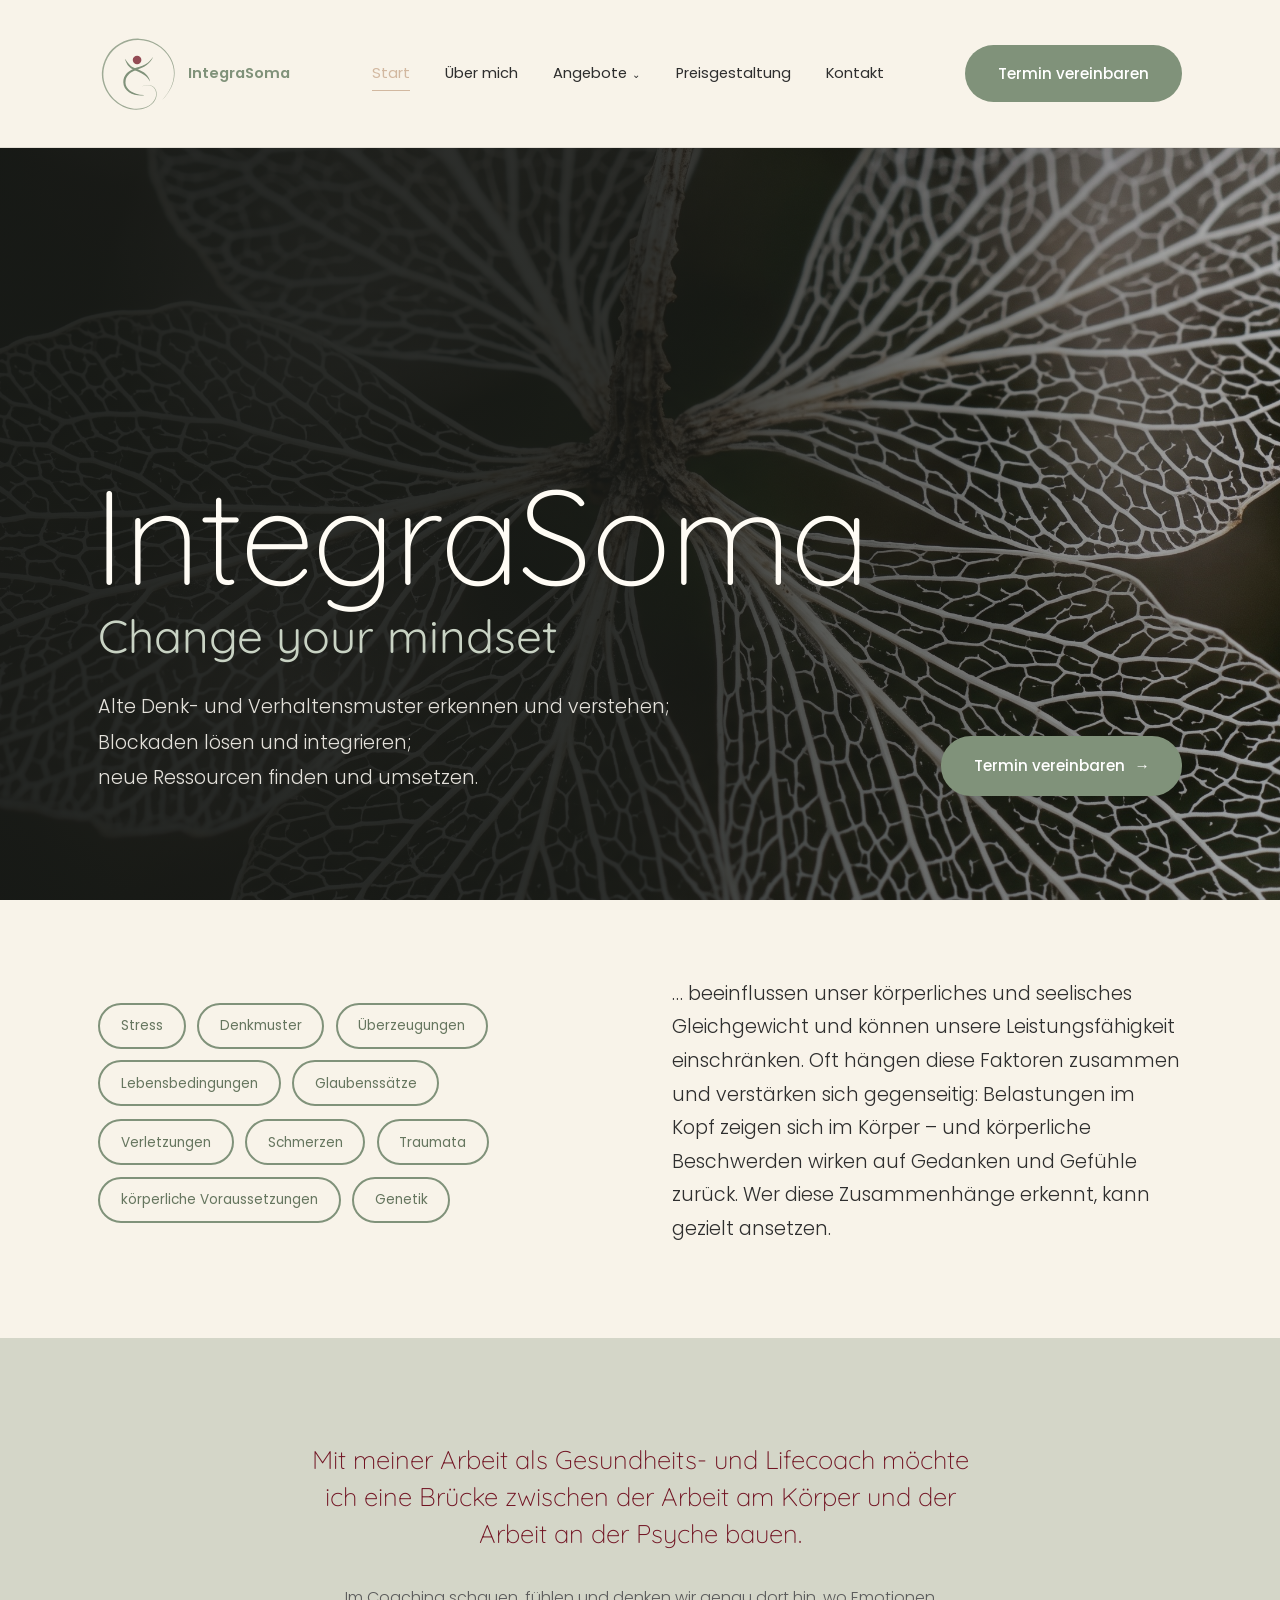
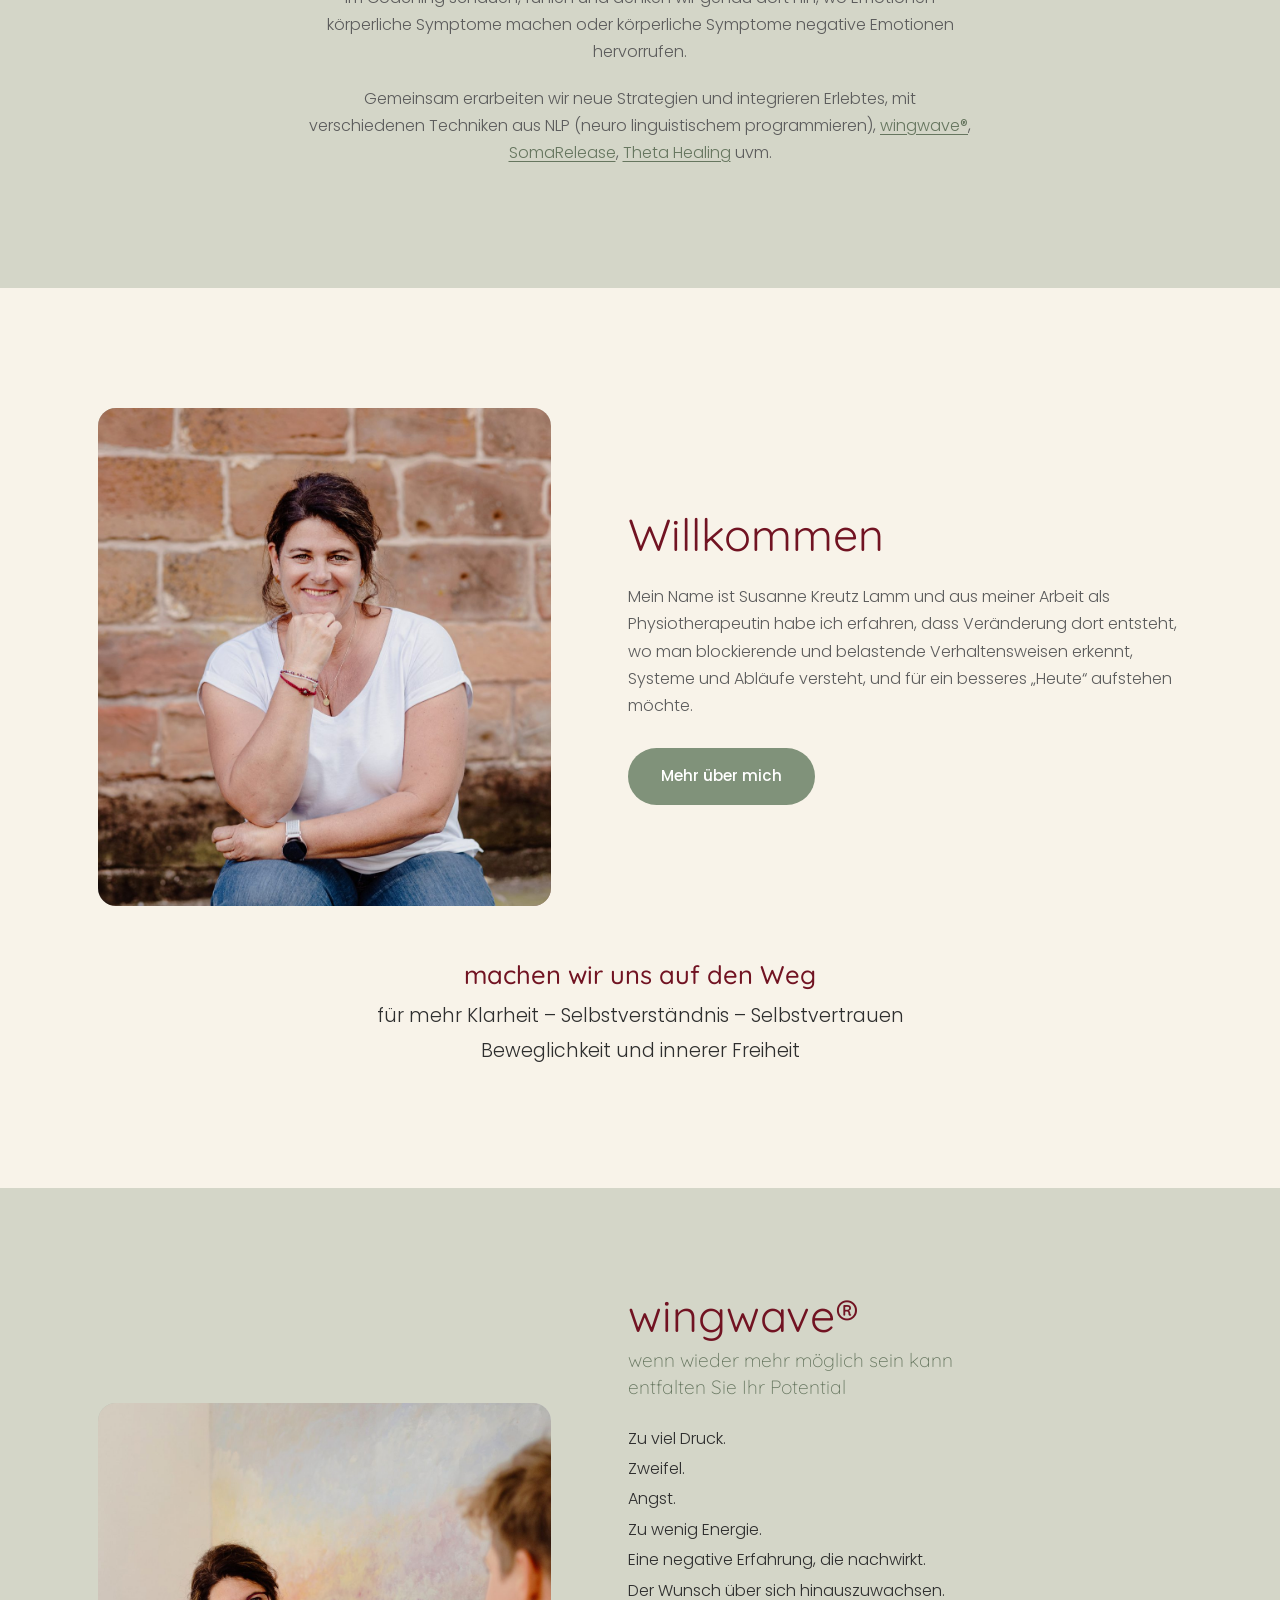
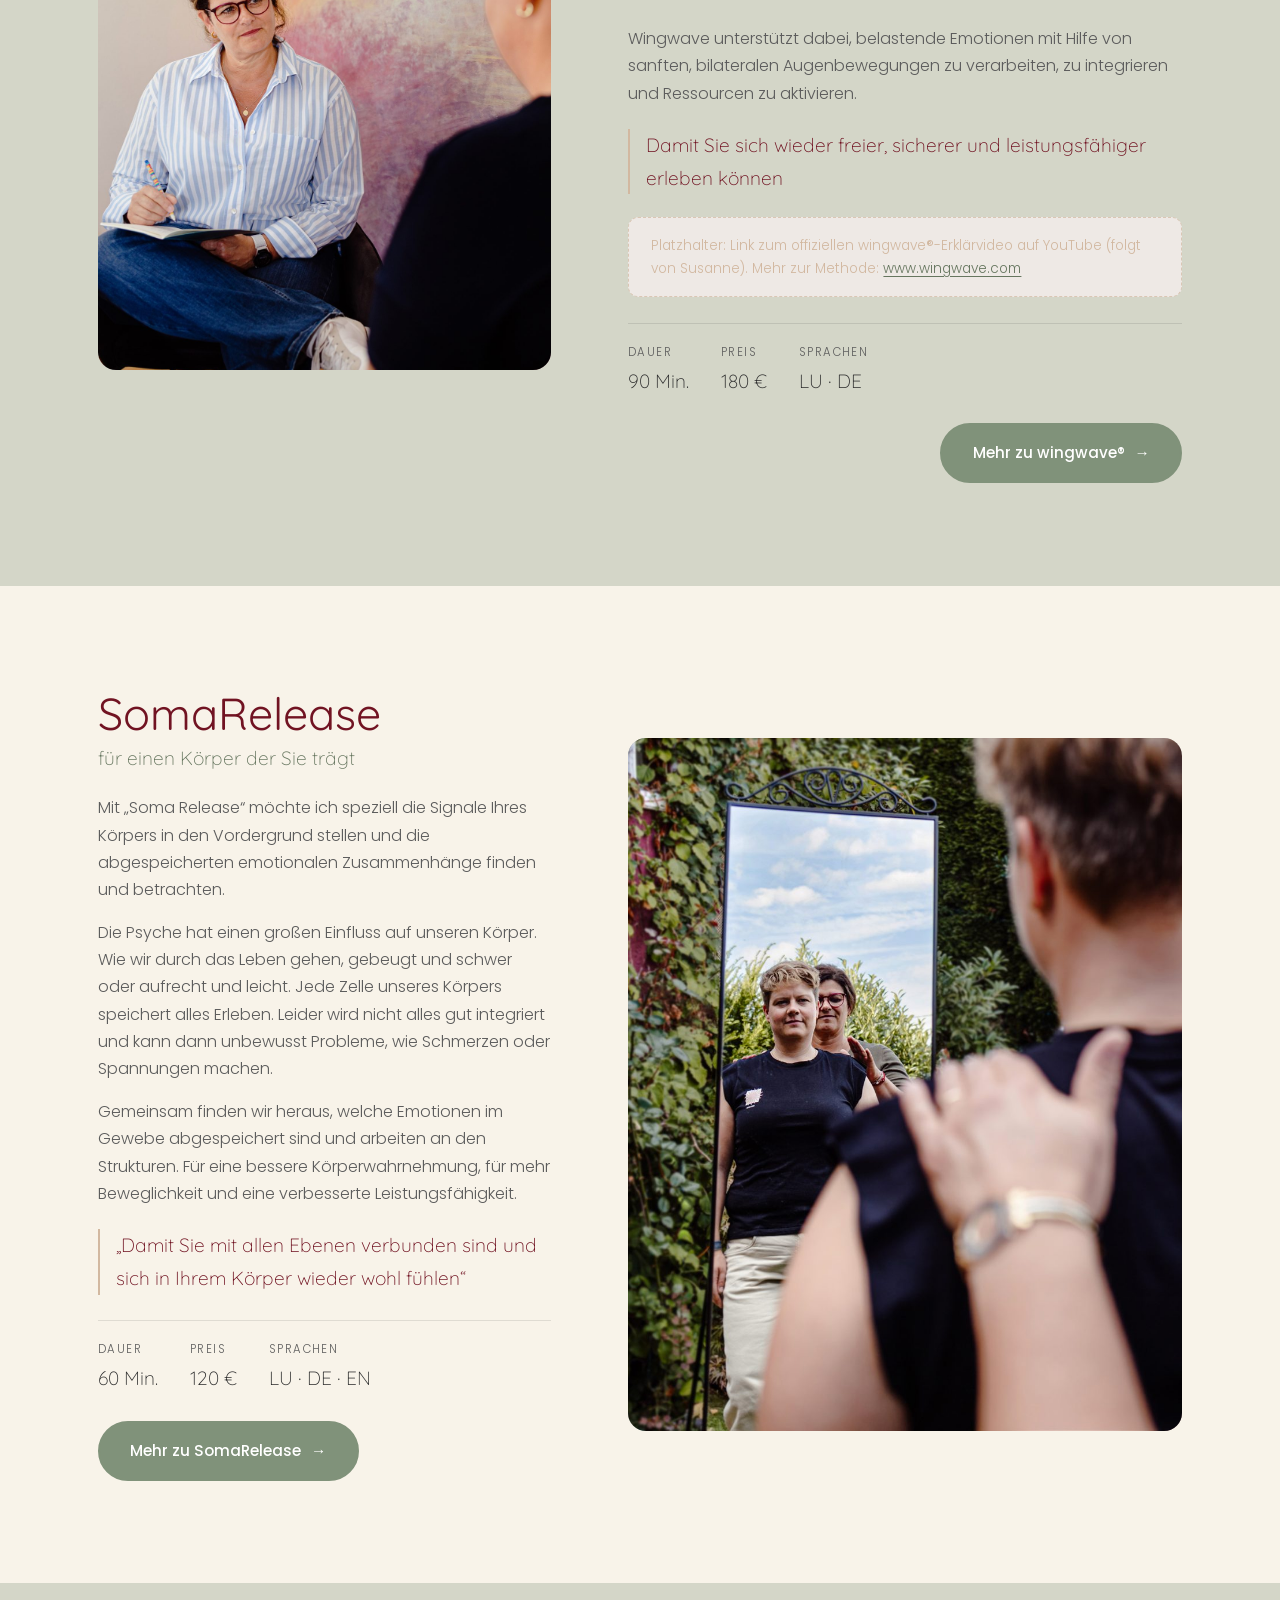
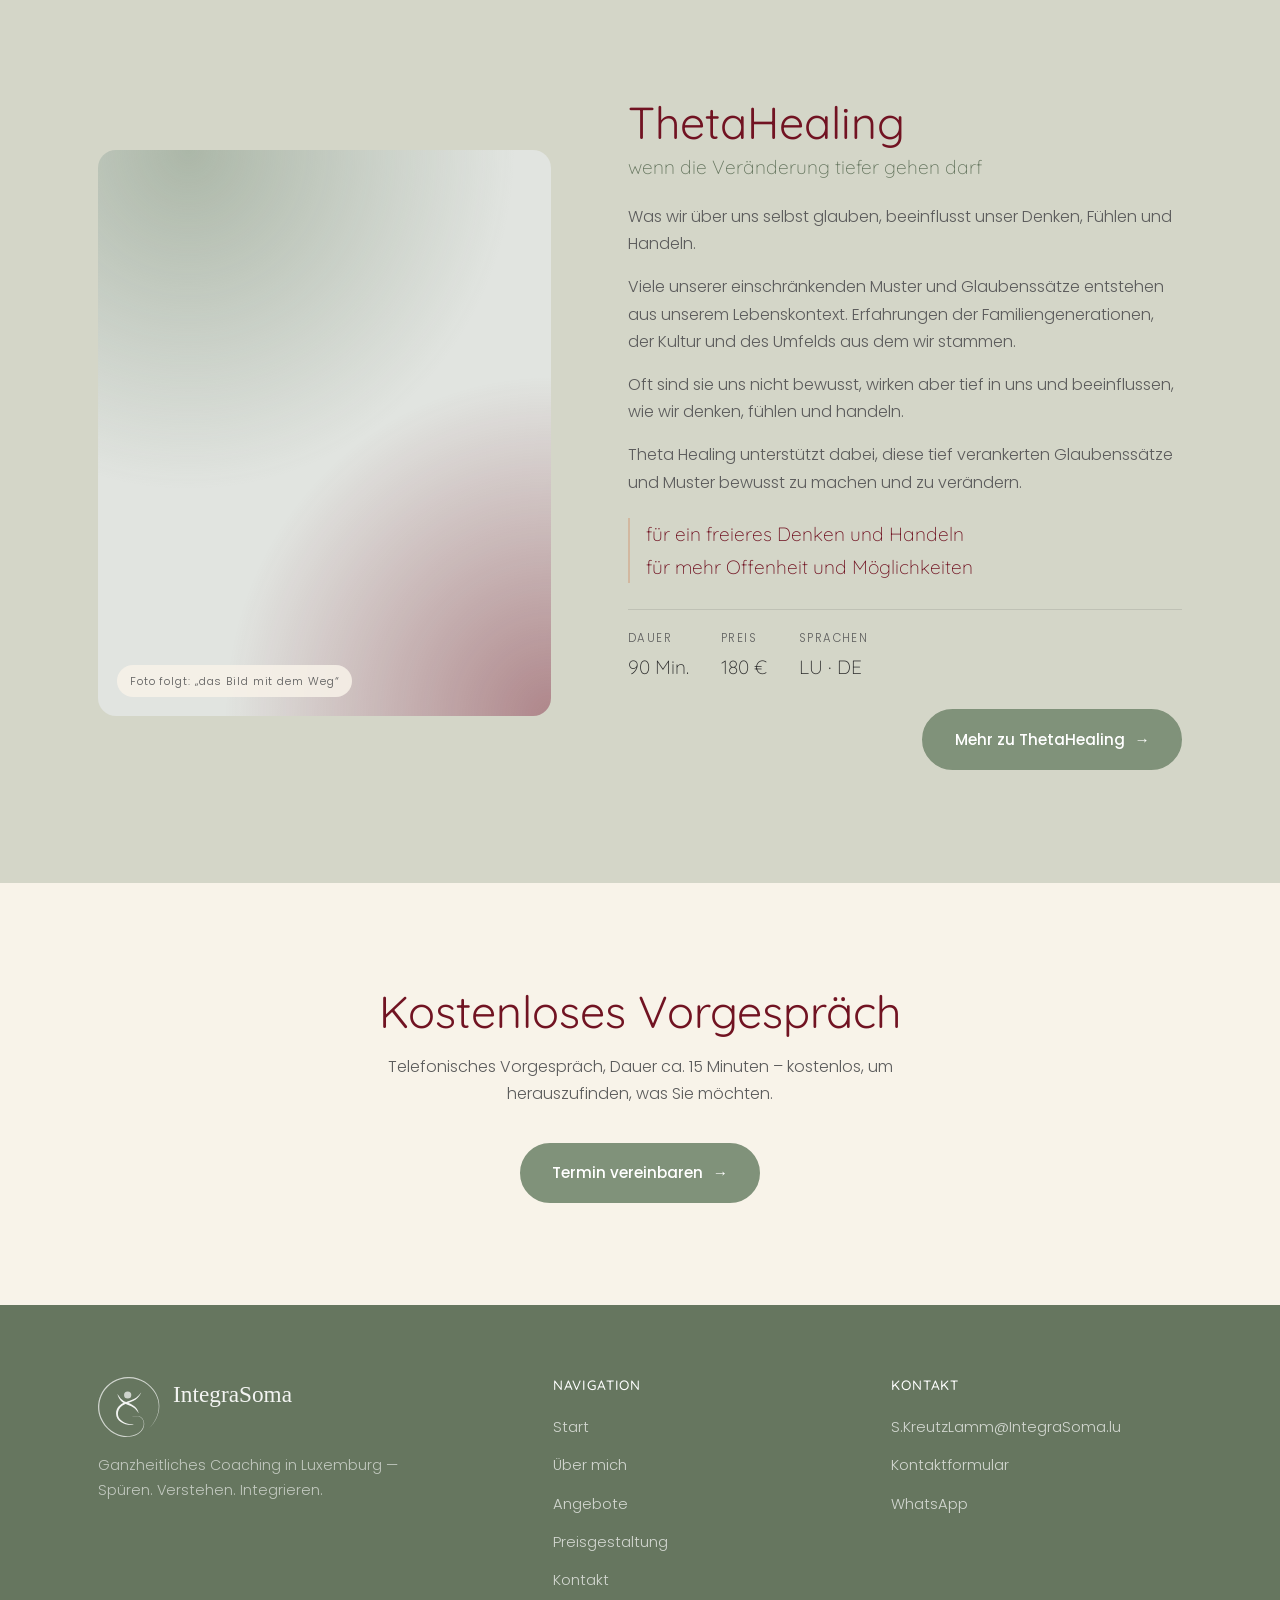
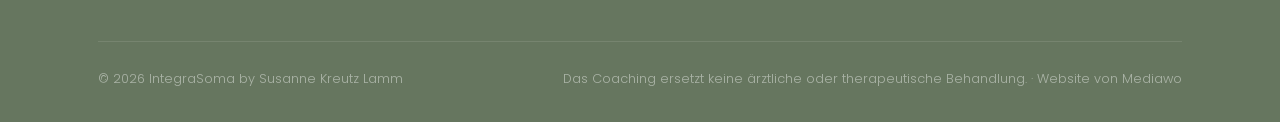
<file: index.html>
<!doctype html>
<html lang="de">
<head>
  <meta charset="UTF-8" />
  <meta name="viewport" content="width=device-width, initial-scale=1.0" />
  <title>IntegraSoma by Susanne Kreutz Lamm — Change your mindset</title>
  <meta name="description" content="IntegraSoma by Susanne Kreutz Lamm — Gesundheits- und Lifecoaching in Luxemburg mit wingwave®, SomaRelease und ThetaHealing." />
  <link rel="icon" href="assets/img/integrasoma-icon-v3.svg" type="image/svg+xml" />
  <link rel="preconnect" href="https://fonts.googleapis.com" />
  <link rel="preconnect" href="https://fonts.gstatic.com" crossorigin />
  <link href="https://fonts.googleapis.com/css2?family=Poppins:wght@300;400;500;600;700&family=Quicksand:wght@300;400;500;600;700&display=swap" rel="stylesheet" />
  <link rel="stylesheet" href="assets/css/style.css" />
</head>
<body>

  <header class="site-header">
    <div class="container">
      <a href="index.html" class="brand">
        <img src="assets/img/integrasoma-icon-v3.svg" alt="" class="brand-icon" />
        <span class="brand-text">IntegraSoma</span>
      </a>

      <nav class="nav-links" aria-label="Hauptnavigation">
        <a href="index.html" class="is-active">Start</a>
        <a href="ueber-mich.html">Über mich</a>
        <div class="nav-item">
          <a href="angebote.html">Angebote<span class="nav-caret">⌄</span></a>
          <ul class="nav-dropdown">
            <li><a href="angebote.html#wingwave">wingwave®</a></li>
            <li><a href="angebote.html#somarelease">SomaRelease</a></li>
            <li><a href="angebote.html#thetahealing">ThetaHealing</a></li>
          </ul>
        </div>
        <a href="preisgestaltung.html">Preisgestaltung</a>
        <a href="kontakt.html">Kontakt</a>
      </nav>

      <div class="header-actions">
        <a href="kontakt.html" class="btn btn-primary">Termin vereinbaren</a>
        <button class="nav-toggle" aria-label="Menü öffnen" aria-expanded="false">
          <span></span><span></span><span></span>
        </button>
      </div>
    </div>
  </header>

  <div class="mobile-nav">
    <a href="index.html">Start</a>
    <a href="ueber-mich.html">Über mich</a>
    <div class="mobile-nav__group">
      <a href="angebote.html">Angebote</a>
      <div class="mobile-nav__sub">
        <a href="angebote.html#wingwave">wingwave®</a>
        <a href="angebote.html#somarelease">SomaRelease</a>
        <a href="angebote.html#thetahealing">ThetaHealing</a>
      </div>
    </div>
    <a href="preisgestaltung.html">Preisgestaltung</a>
    <a href="kontakt.html">Kontakt</a>
    <a href="kontakt.html" class="btn btn-primary">Termin vereinbaren</a>
  </div>

  <main>

    <!-- HERO -->
    <section class="hero hero--split">
      <div class="hero__bg"></div>
      <div class="container hero__grid" data-reveal>
        <div class="hero__content">
          <h1>IntegraSoma</h1>
          <p class="hero__claim">Change your mindset</p>
          <p class="hero__lead">Alte Denk- und Verhaltensmuster erkennen und verstehen;<br />Blockaden lösen und integrieren;<br />neue Ressourcen finden und umsetzen.</p>
        </div>
        <div class="hero__cta">
          <a href="kontakt.html" class="btn btn-hero">Termin vereinbaren <span aria-hidden="true">→</span></a>
        </div>
      </div>
    </section>

    <!-- EINFLUSSFAKTOREN -->
    <section class="factors" id="einfluss">
      <div class="container factors__grid" data-reveal>
        <div class="factors__chips">
          <div class="chip-row"><span class="chip">Stress</span><span class="chip">Denkmuster</span><span class="chip">Überzeugungen</span><span class="chip">Lebensbedingungen</span><span class="chip">Glaubenssätze</span></div>
          <div class="chip-row"><span class="chip">Verletzungen</span><span class="chip">Schmerzen</span><span class="chip">Traumata</span><span class="chip">körperliche Voraussetzungen</span><span class="chip">Genetik</span></div>
        </div>
        <div class="factors__text">
          <p class="factors__lead">… beeinflussen unser körperliches und seelisches Gleichgewicht und können unsere Leistungsfähigkeit einschränken. Oft hängen diese Faktoren zusammen und verstärken sich gegenseitig: Belastungen im Kopf zeigen sich im Körper – und körperliche Beschwerden wirken auf Gedanken und Gefühle zurück. Wer diese Zusammenhänge erkennt, kann gezielt ansetzen.</p>
        </div>
      </div>
    </section>

    <!-- ANSATZ -->
    <section class="approach services">
      <div class="container container--narrow" data-reveal>
        <p class="approach__lead">Mit meiner Arbeit als Gesundheits- und Lifecoach möchte ich eine Brücke zwischen der Arbeit am Körper und der Arbeit an der Psyche bauen.</p>
        <p>Im Coaching schauen, fühlen und denken wir genau dort hin, wo Emotionen körperliche Symptome machen oder körperliche Symptome negative Emotionen hervorrufen.</p>
        <p>Gemeinsam erarbeiten wir neue Strategien und integrieren Erlebtes, mit verschiedenen Techniken aus NLP (neuro linguistischem programmieren), <a href="#wingwave">wingwave®</a>, <a href="#somarelease">SomaRelease</a>, <a href="#thetahealing">Theta Healing</a> uvm.</p>
      </div>
    </section>

    <!-- WILLKOMMEN -->
    <section id="willkommen" class="screen welcome">
      <div class="container split" data-reveal>
        <div class="split__media">
          <img src="assets/img/susanne-portrait.jpg" alt="Susanne Kreutz Lamm" style="object-position:50% 30%" />
        </div>
        <div class="split__body">
          <h2 class="welcome__title">Willkommen</h2>
          <p>Mein Name ist Susanne Kreutz Lamm und aus meiner Arbeit als Physiotherapeutin habe ich erfahren, dass Veränderung dort entsteht, wo man blockierende und belastende Verhaltensweisen erkennt, Systeme und Abläufe versteht, und für ein besseres „Heute“ aufstehen möchte.</p>
          <a href="ueber-mich.html" class="btn btn-primary">Mehr über mich</a>
        </div>
      </div>
      <!-- AUF DEN WEG -->
      <div class="container container--narrow journey" data-reveal>
        <h2>machen wir uns auf den Weg</h2>
        <p>für mehr Klarheit – Selbstverständnis – Selbstvertrauen<br />Beweglichkeit und innerer Freiheit</p>
      </div>
    </section>

    <!-- ANGEBOTE -->
    <div id="angebote"></div>

    <section class="services screen" id="wingwave">
      <div class="container split" data-reveal>
        <div class="split__media"><img src="assets/img/wingwave-gespraech.jpg" alt="Susanne Kreutz Lamm im Coaching-Gespräch" style="object-position:50% 25%" /></div>
        <div class="split__body offer">
          <h2>wingwave®</h2>
          <p class="offer__sub">wenn wieder mehr möglich sein kann<br />entfalten Sie Ihr Potential</p>
          <p class="offer__list">Zu viel Druck.<br />Zweifel.<br />Angst.<br />Zu wenig Energie.<br />Eine negative Erfahrung, die nachwirkt.<br />Der Wunsch über sich hinauszuwachsen.</p>
          <p>Wingwave unterstützt dabei, belastende Emotionen mit Hilfe von sanften, bilateralen Augenbewegungen zu verarbeiten, zu integrieren und Ressourcen zu aktivieren.</p>
          <p class="offer__quote">Damit Sie sich wieder freier, sicherer und leistungsfähiger erleben können</p>
          <div class="placeholder-note">Platzhalter: Link zum offiziellen wingwave®-Erklärvideo auf YouTube (folgt von Susanne). Mehr zur Methode: <a href="https://www.wingwave.com" target="_blank" rel="noopener">www.wingwave.com</a></div>
          <dl class="offer__facts"><div><dt>Dauer</dt><dd>90 Min.</dd></div><div><dt>Preis</dt><dd>180 €</dd></div><div><dt>Sprachen</dt><dd>LU · DE</dd></div></dl>
          <div class="offer__more"><a href="angebote.html#wingwave" class="btn btn-hero">Mehr zu wingwave® <span aria-hidden="true">→</span></a></div>
        </div>
      </div>
    </section>
    <section class=" screen" id="somarelease">
      <div class="container split split--reverse" data-reveal>
        <div class="split__media"><img src="assets/img/somarelease-spiegel.jpg" alt="Coaching-Situation vor dem Spiegel" style="object-position:38% 50%" /></div>
        <div class="split__body offer">
          <h2>SomaRelease</h2>
          <p class="offer__sub">für einen Körper der Sie trägt</p>
          <p>Mit „Soma Release“ möchte ich speziell die Signale Ihres Körpers in den Vordergrund stellen und die abgespeicherten emotionalen Zusammenhänge finden und betrachten.</p>
          <p>Die Psyche hat einen großen Einfluss auf unseren Körper. Wie wir durch das Leben gehen, gebeugt und schwer oder aufrecht und leicht. Jede Zelle unseres Körpers speichert alles Erleben. Leider wird nicht alles gut integriert und kann dann unbewusst Probleme, wie Schmerzen oder Spannungen machen.</p>
          <p>Gemeinsam finden wir heraus, welche Emotionen im Gewebe abgespeichert sind und arbeiten an den Strukturen. Für eine bessere Körperwahrnehmung, für mehr Beweglichkeit und eine verbesserte Leistungsfähigkeit.</p>
          <p class="offer__quote">„Damit Sie mit allen Ebenen verbunden sind und sich in Ihrem Körper wieder wohl fühlen“</p>
          <dl class="offer__facts"><div><dt>Dauer</dt><dd>60 Min.</dd></div><div><dt>Preis</dt><dd>120 €</dd></div><div><dt>Sprachen</dt><dd>LU · DE · EN</dd></div></dl>
          <div class="offer__more"><a href="angebote.html#somarelease" class="btn btn-hero">Mehr zu SomaRelease <span aria-hidden="true">→</span></a></div>
        </div>
      </div>
    </section>
    <section class="services screen" id="thetahealing">
      <div class="container split" data-reveal>
        <div class="split__media"><span class="media-tag">Foto folgt: „das Bild mit dem Weg“</span></div>
        <div class="split__body offer">
          <h2>ThetaHealing</h2>
          <p class="offer__sub">wenn die Veränderung tiefer gehen darf</p>
          <p>Was wir über uns selbst glauben, beeinflusst unser Denken, Fühlen und Handeln.</p>
          <p>Viele unserer einschränkenden Muster und Glaubenssätze entstehen aus unserem Lebenskontext. Erfahrungen der Familiengenerationen, der Kultur und des Umfelds aus dem wir stammen.</p>
          <p>Oft sind sie uns nicht bewusst, wirken aber tief in uns und beeinflussen, wie wir denken, fühlen und handeln.</p>
          <p>Theta Healing unterstützt dabei, diese tief verankerten Glaubenssätze und Muster bewusst zu machen und zu verändern.</p>
          <p class="offer__quote">für ein freieres Denken und Handeln<br />für mehr Offenheit und Möglichkeiten</p>
          <dl class="offer__facts"><div><dt>Dauer</dt><dd>90 Min.</dd></div><div><dt>Preis</dt><dd>180 €</dd></div><div><dt>Sprachen</dt><dd>LU · DE</dd></div></dl>
          <div class="offer__more"><a href="angebote.html#thetahealing" class="btn btn-hero">Mehr zu ThetaHealing <span aria-hidden="true">→</span></a></div>
        </div>
      </div>
    </section>

    <section class="cta-band" data-reveal>
      <div class="container container--narrow">
        <h2>Kostenloses Vorgespräch</h2>
        <p>Telefonisches Vorgespräch, Dauer ca. 15 Minuten – kostenlos, um herauszufinden, was Sie möchten.</p>
        <a href="kontakt.html" class="btn btn-hero">Termin vereinbaren <span aria-hidden="true">→</span></a>
      </div>
    </section>

  </main>

  <footer class="site-footer">
    <div class="container">
      <div class="footer-grid">
        <div class="footer-brand">
          <a href="index.html" class="brand">
            <img src="assets/img/logo-no-tagline.svg" alt="IntegraSoma by Susanne Kreutz Lamm" />
          </a>
          <p>Ganzheitliches Coaching in Luxemburg — Spüren. Verstehen. Integrieren.</p>
        </div>

        <div class="footer-col">
          <h4>Navigation</h4>
          <ul>
            <li><a href="index.html">Start</a></li>
            <li><a href="ueber-mich.html">Über mich</a></li>
            <li><a href="angebote.html">Angebote</a></li>
            <li><a href="preisgestaltung.html">Preisgestaltung</a></li>
            <li><a href="kontakt.html">Kontakt</a></li>
          </ul>
        </div>

        <div class="footer-col">
          <h4>Kontakt</h4>
          <ul>
            <li><a href="mailto:S.KreutzLamm@IntegraSoma.lu">S.KreutzLamm@IntegraSoma.lu</a></li>
            <li><a href="kontakt.html">Kontaktformular</a></li>
            <li><a href="https://wa.me/352621642123" target="_blank" rel="noopener">WhatsApp</a></li>
          </ul>
        </div>
      </div>

      <div class="footer-bottom">
        <span>© 2026 IntegraSoma by Susanne Kreutz Lamm</span>
        <span>Das Coaching ersetzt keine ärztliche oder therapeutische Behandlung. · Website von Mediawo</span>
      </div>
    </div>
  </footer>

  <script src="assets/js/main.js"></script>
</body>
</html>
</file>
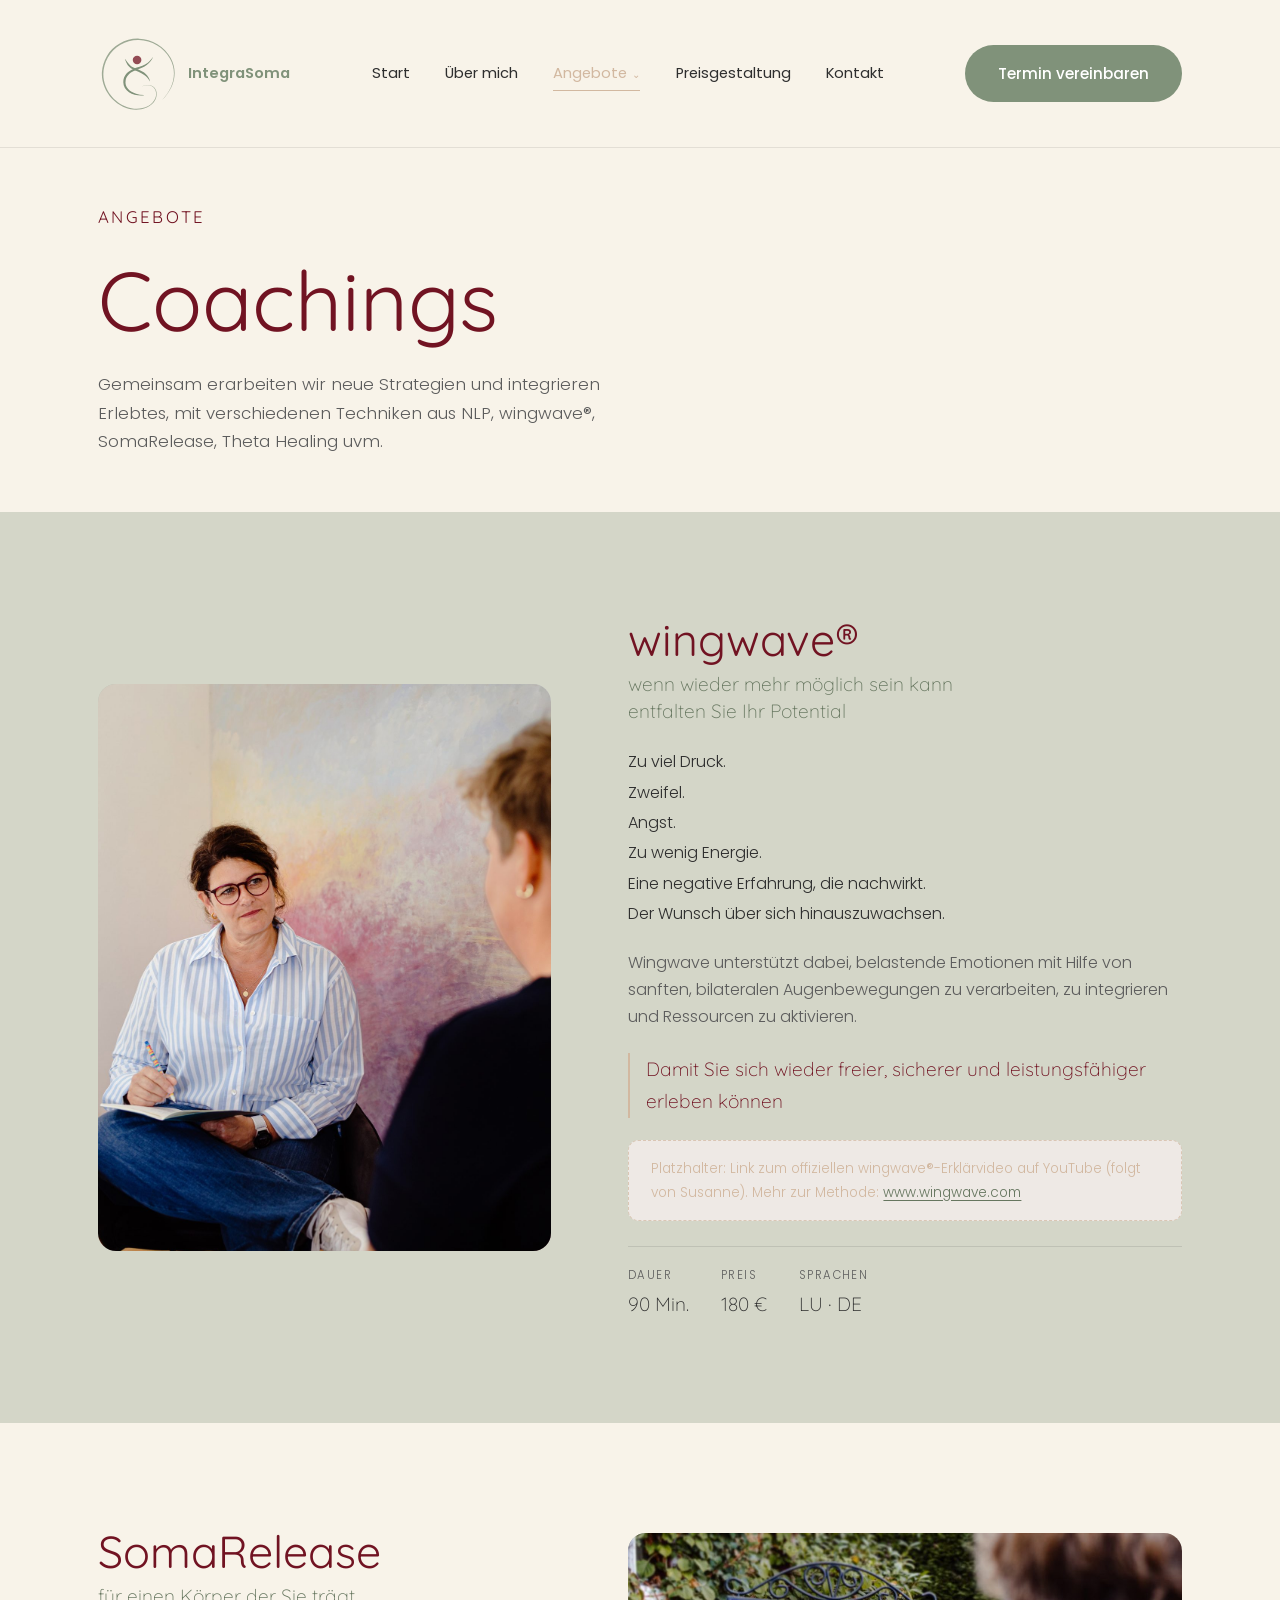
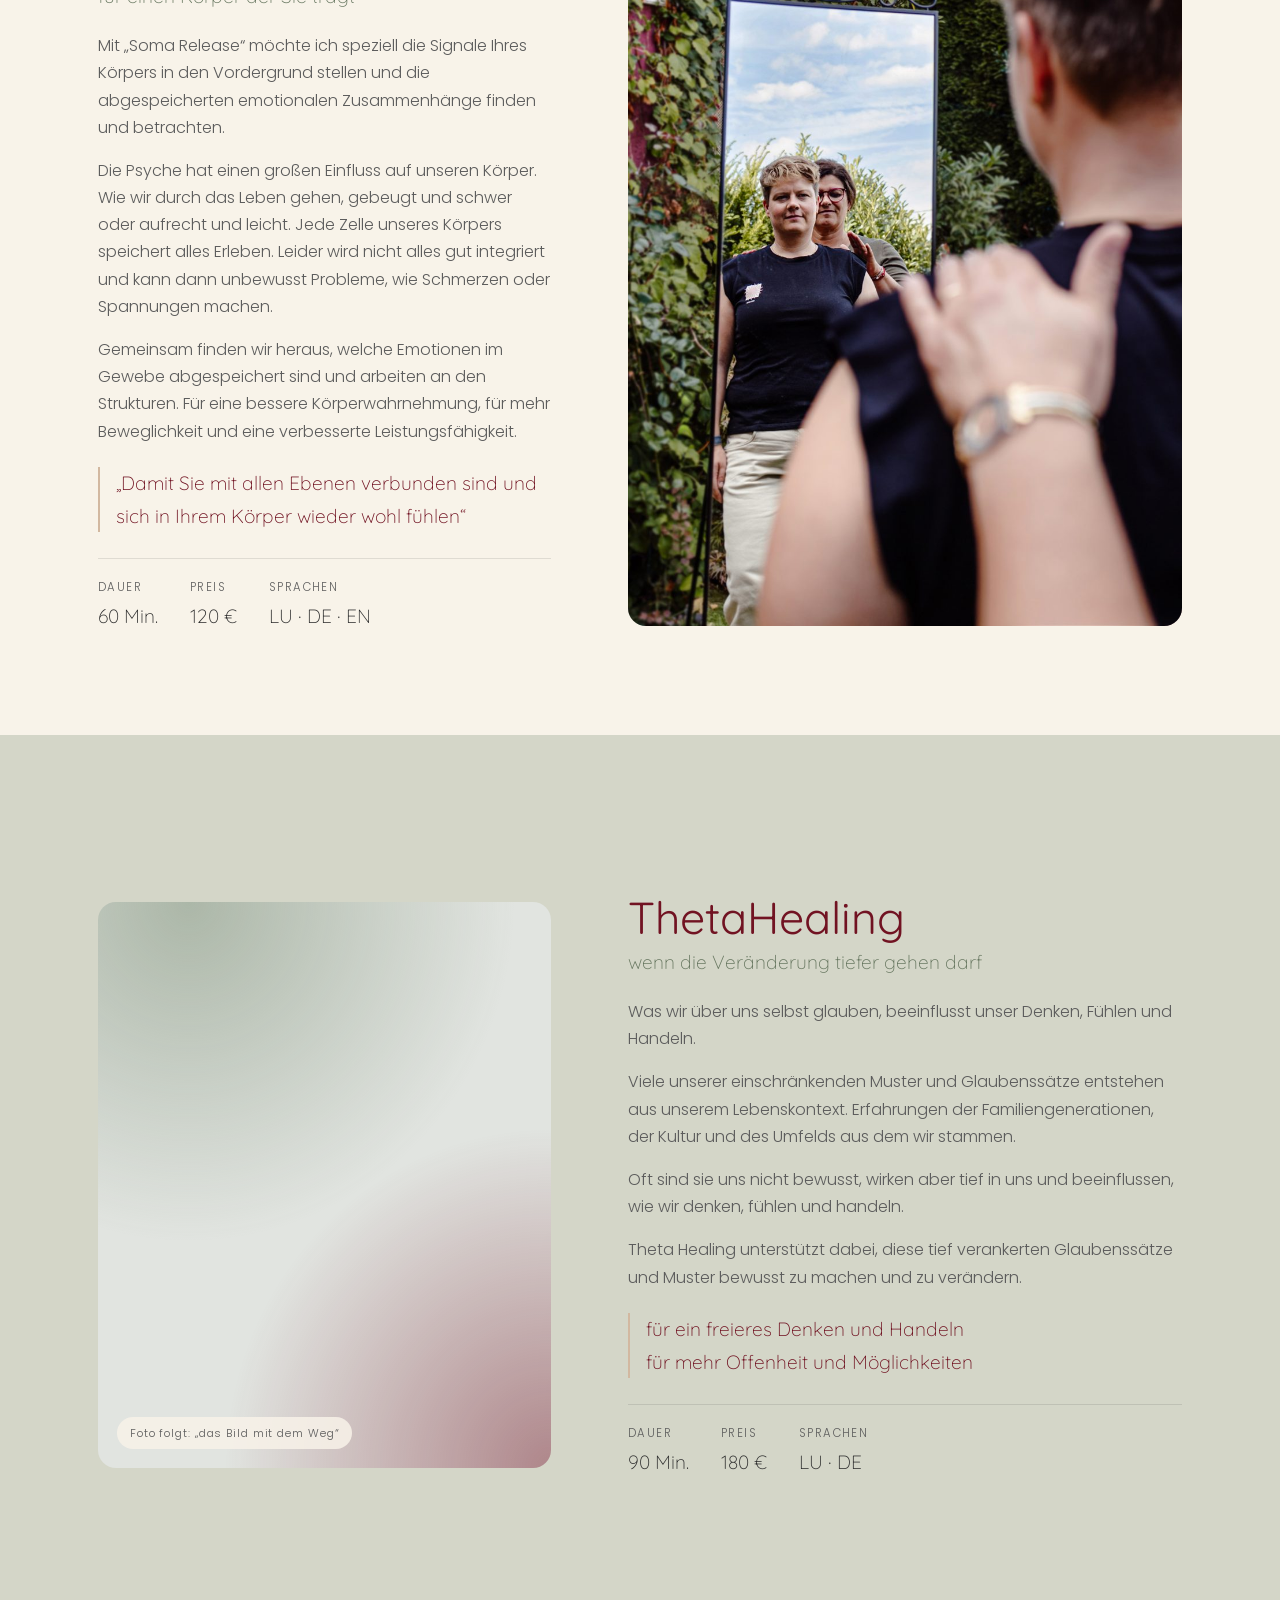
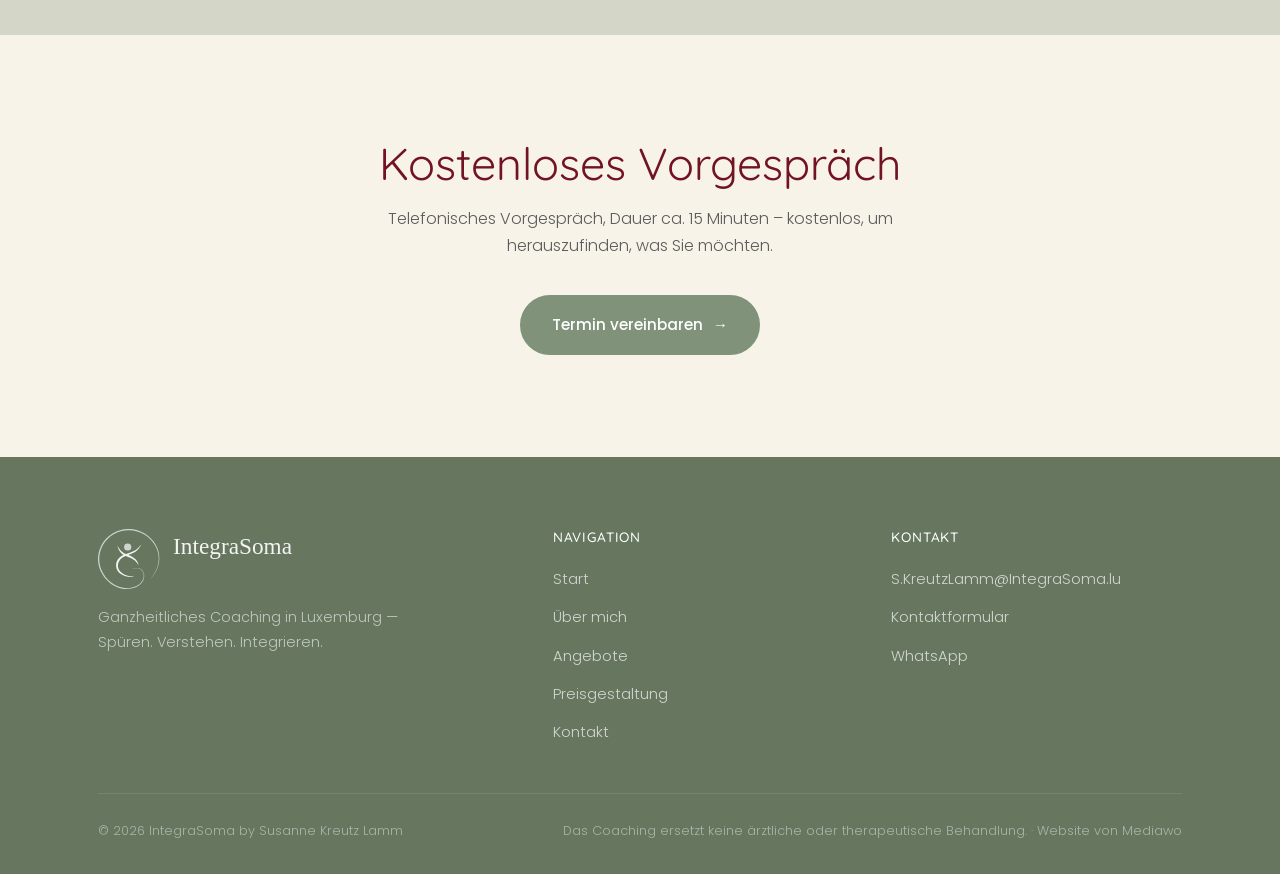
<file: angebote.html>
<!doctype html>
<html lang="de">
<head>
  <meta charset="UTF-8" />
  <meta name="viewport" content="width=device-width, initial-scale=1.0" />
  <title>Angebote — IntegraSoma by Susanne Kreutz Lamm</title>
  <meta name="description" content="wingwave®, SomaRelease und ThetaHealing — die Coachings von IntegraSoma by Susanne Kreutz Lamm." />
  <link rel="icon" href="assets/img/integrasoma-icon-v3.svg" type="image/svg+xml" />
  <link rel="preconnect" href="https://fonts.googleapis.com" />
  <link rel="preconnect" href="https://fonts.gstatic.com" crossorigin />
  <link href="https://fonts.googleapis.com/css2?family=Poppins:wght@300;400;500;600;700&family=Quicksand:wght@300;400;500;600;700&display=swap" rel="stylesheet" />
  <link rel="stylesheet" href="assets/css/style.css" />
</head>
<body>

  <header class="site-header">
    <div class="container">
      <a href="index.html" class="brand">
        <img src="assets/img/integrasoma-icon-v3.svg" alt="" class="brand-icon" />
        <span class="brand-text">IntegraSoma</span>
      </a>

      <nav class="nav-links" aria-label="Hauptnavigation">
        <a href="index.html">Start</a>
        <a href="ueber-mich.html">Über mich</a>
        <div class="nav-item">
          <a href="angebote.html" class="is-active">Angebote<span class="nav-caret">⌄</span></a>
          <ul class="nav-dropdown">
            <li><a href="angebote.html#wingwave">wingwave®</a></li>
            <li><a href="angebote.html#somarelease">SomaRelease</a></li>
            <li><a href="angebote.html#thetahealing">ThetaHealing</a></li>
          </ul>
        </div>
        <a href="preisgestaltung.html">Preisgestaltung</a>
        <a href="kontakt.html">Kontakt</a>
      </nav>

      <div class="header-actions">
        <a href="kontakt.html" class="btn btn-primary">Termin vereinbaren</a>
        <button class="nav-toggle" aria-label="Menü öffnen" aria-expanded="false">
          <span></span><span></span><span></span>
        </button>
      </div>
    </div>
  </header>

  <div class="mobile-nav">
    <a href="index.html">Start</a>
    <a href="ueber-mich.html">Über mich</a>
    <div class="mobile-nav__group">
      <a href="angebote.html">Angebote</a>
      <div class="mobile-nav__sub">
        <a href="angebote.html#wingwave">wingwave®</a>
        <a href="angebote.html#somarelease">SomaRelease</a>
        <a href="angebote.html#thetahealing">ThetaHealing</a>
      </div>
    </div>
    <a href="preisgestaltung.html">Preisgestaltung</a>
    <a href="kontakt.html">Kontakt</a>
    <a href="kontakt.html" class="btn btn-primary">Termin vereinbaren</a>
  </div>

  <main>
    <section class="page-hero">
      <div class="container" data-reveal>
        <p class="eyebrow">Angebote</p>
        <h1>Coachings</h1>
        <p>Gemeinsam erarbeiten wir neue Strategien und integrieren Erlebtes, mit verschiedenen Techniken aus NLP, wingwave®, SomaRelease, Theta Healing uvm.</p>
      </div>
    </section>

    <section class="services screen" id="wingwave">
      <div class="container split" data-reveal>
        <div class="split__media"><img src="assets/img/wingwave-gespraech.jpg" alt="Susanne Kreutz Lamm im Coaching-Gespräch" style="object-position:50% 25%" /></div>
        <div class="split__body offer">
          <h2>wingwave®</h2>
          <p class="offer__sub">wenn wieder mehr möglich sein kann<br />entfalten Sie Ihr Potential</p>
          <p class="offer__list">Zu viel Druck.<br />Zweifel.<br />Angst.<br />Zu wenig Energie.<br />Eine negative Erfahrung, die nachwirkt.<br />Der Wunsch über sich hinauszuwachsen.</p>
          <p>Wingwave unterstützt dabei, belastende Emotionen mit Hilfe von sanften, bilateralen Augenbewegungen zu verarbeiten, zu integrieren und Ressourcen zu aktivieren.</p>
          <p class="offer__quote">Damit Sie sich wieder freier, sicherer und leistungsfähiger erleben können</p>
          <div class="placeholder-note">Platzhalter: Link zum offiziellen wingwave®-Erklärvideo auf YouTube (folgt von Susanne). Mehr zur Methode: <a href="https://www.wingwave.com" target="_blank" rel="noopener">www.wingwave.com</a></div>
          <dl class="offer__facts"><div><dt>Dauer</dt><dd>90 Min.</dd></div><div><dt>Preis</dt><dd>180 €</dd></div><div><dt>Sprachen</dt><dd>LU · DE</dd></div></dl>
          <!--MORE:wingwave:wingwave®-->
        </div>
      </div>
    </section>
    <section class=" screen" id="somarelease">
      <div class="container split split--reverse" data-reveal>
        <div class="split__media"><img src="assets/img/somarelease-spiegel.jpg" alt="Coaching-Situation vor dem Spiegel" style="object-position:38% 50%" /></div>
        <div class="split__body offer">
          <h2>SomaRelease</h2>
          <p class="offer__sub">für einen Körper der Sie trägt</p>
          <p>Mit „Soma Release“ möchte ich speziell die Signale Ihres Körpers in den Vordergrund stellen und die abgespeicherten emotionalen Zusammenhänge finden und betrachten.</p>
          <p>Die Psyche hat einen großen Einfluss auf unseren Körper. Wie wir durch das Leben gehen, gebeugt und schwer oder aufrecht und leicht. Jede Zelle unseres Körpers speichert alles Erleben. Leider wird nicht alles gut integriert und kann dann unbewusst Probleme, wie Schmerzen oder Spannungen machen.</p>
          <p>Gemeinsam finden wir heraus, welche Emotionen im Gewebe abgespeichert sind und arbeiten an den Strukturen. Für eine bessere Körperwahrnehmung, für mehr Beweglichkeit und eine verbesserte Leistungsfähigkeit.</p>
          <p class="offer__quote">„Damit Sie mit allen Ebenen verbunden sind und sich in Ihrem Körper wieder wohl fühlen“</p>
          <dl class="offer__facts"><div><dt>Dauer</dt><dd>60 Min.</dd></div><div><dt>Preis</dt><dd>120 €</dd></div><div><dt>Sprachen</dt><dd>LU · DE · EN</dd></div></dl>
          <!--MORE:somarelease:SomaRelease-->
        </div>
      </div>
    </section>
    <section class="services screen" id="thetahealing">
      <div class="container split" data-reveal>
        <div class="split__media"><span class="media-tag">Foto folgt: „das Bild mit dem Weg“</span></div>
        <div class="split__body offer">
          <h2>ThetaHealing</h2>
          <p class="offer__sub">wenn die Veränderung tiefer gehen darf</p>
          <p>Was wir über uns selbst glauben, beeinflusst unser Denken, Fühlen und Handeln.</p>
          <p>Viele unserer einschränkenden Muster und Glaubenssätze entstehen aus unserem Lebenskontext. Erfahrungen der Familiengenerationen, der Kultur und des Umfelds aus dem wir stammen.</p>
          <p>Oft sind sie uns nicht bewusst, wirken aber tief in uns und beeinflussen, wie wir denken, fühlen und handeln.</p>
          <p>Theta Healing unterstützt dabei, diese tief verankerten Glaubenssätze und Muster bewusst zu machen und zu verändern.</p>
          <p class="offer__quote">für ein freieres Denken und Handeln<br />für mehr Offenheit und Möglichkeiten</p>
          <dl class="offer__facts"><div><dt>Dauer</dt><dd>90 Min.</dd></div><div><dt>Preis</dt><dd>180 €</dd></div><div><dt>Sprachen</dt><dd>LU · DE</dd></div></dl>
          <!--MORE:thetahealing:ThetaHealing-->
        </div>
      </div>
    </section>

    <section class="cta-band" data-reveal>
      <div class="container container--narrow">
        <h2>Kostenloses Vorgespräch</h2>
        <p>Telefonisches Vorgespräch, Dauer ca. 15 Minuten – kostenlos, um herauszufinden, was Sie möchten.</p>
        <a href="kontakt.html" class="btn btn-hero">Termin vereinbaren <span aria-hidden="true">→</span></a>
      </div>
    </section>
  </main>

  <footer class="site-footer">
    <div class="container">
      <div class="footer-grid">
        <div class="footer-brand">
          <a href="index.html" class="brand">
            <img src="assets/img/logo-no-tagline.svg" alt="IntegraSoma by Susanne Kreutz Lamm" />
          </a>
          <p>Ganzheitliches Coaching in Luxemburg — Spüren. Verstehen. Integrieren.</p>
        </div>

        <div class="footer-col">
          <h4>Navigation</h4>
          <ul>
            <li><a href="index.html">Start</a></li>
            <li><a href="ueber-mich.html">Über mich</a></li>
            <li><a href="angebote.html">Angebote</a></li>
            <li><a href="preisgestaltung.html">Preisgestaltung</a></li>
            <li><a href="kontakt.html">Kontakt</a></li>
          </ul>
        </div>

        <div class="footer-col">
          <h4>Kontakt</h4>
          <ul>
            <li><a href="mailto:S.KreutzLamm@IntegraSoma.lu">S.KreutzLamm@IntegraSoma.lu</a></li>
            <li><a href="kontakt.html">Kontaktformular</a></li>
            <li><a href="https://wa.me/352621642123" target="_blank" rel="noopener">WhatsApp</a></li>
          </ul>
        </div>
      </div>

      <div class="footer-bottom">
        <span>© 2026 IntegraSoma by Susanne Kreutz Lamm</span>
        <span>Das Coaching ersetzt keine ärztliche oder therapeutische Behandlung. · Website von Mediawo</span>
      </div>
    </div>
  </footer>

  <script src="assets/js/main.js"></script>
</body>
</html>
</file>
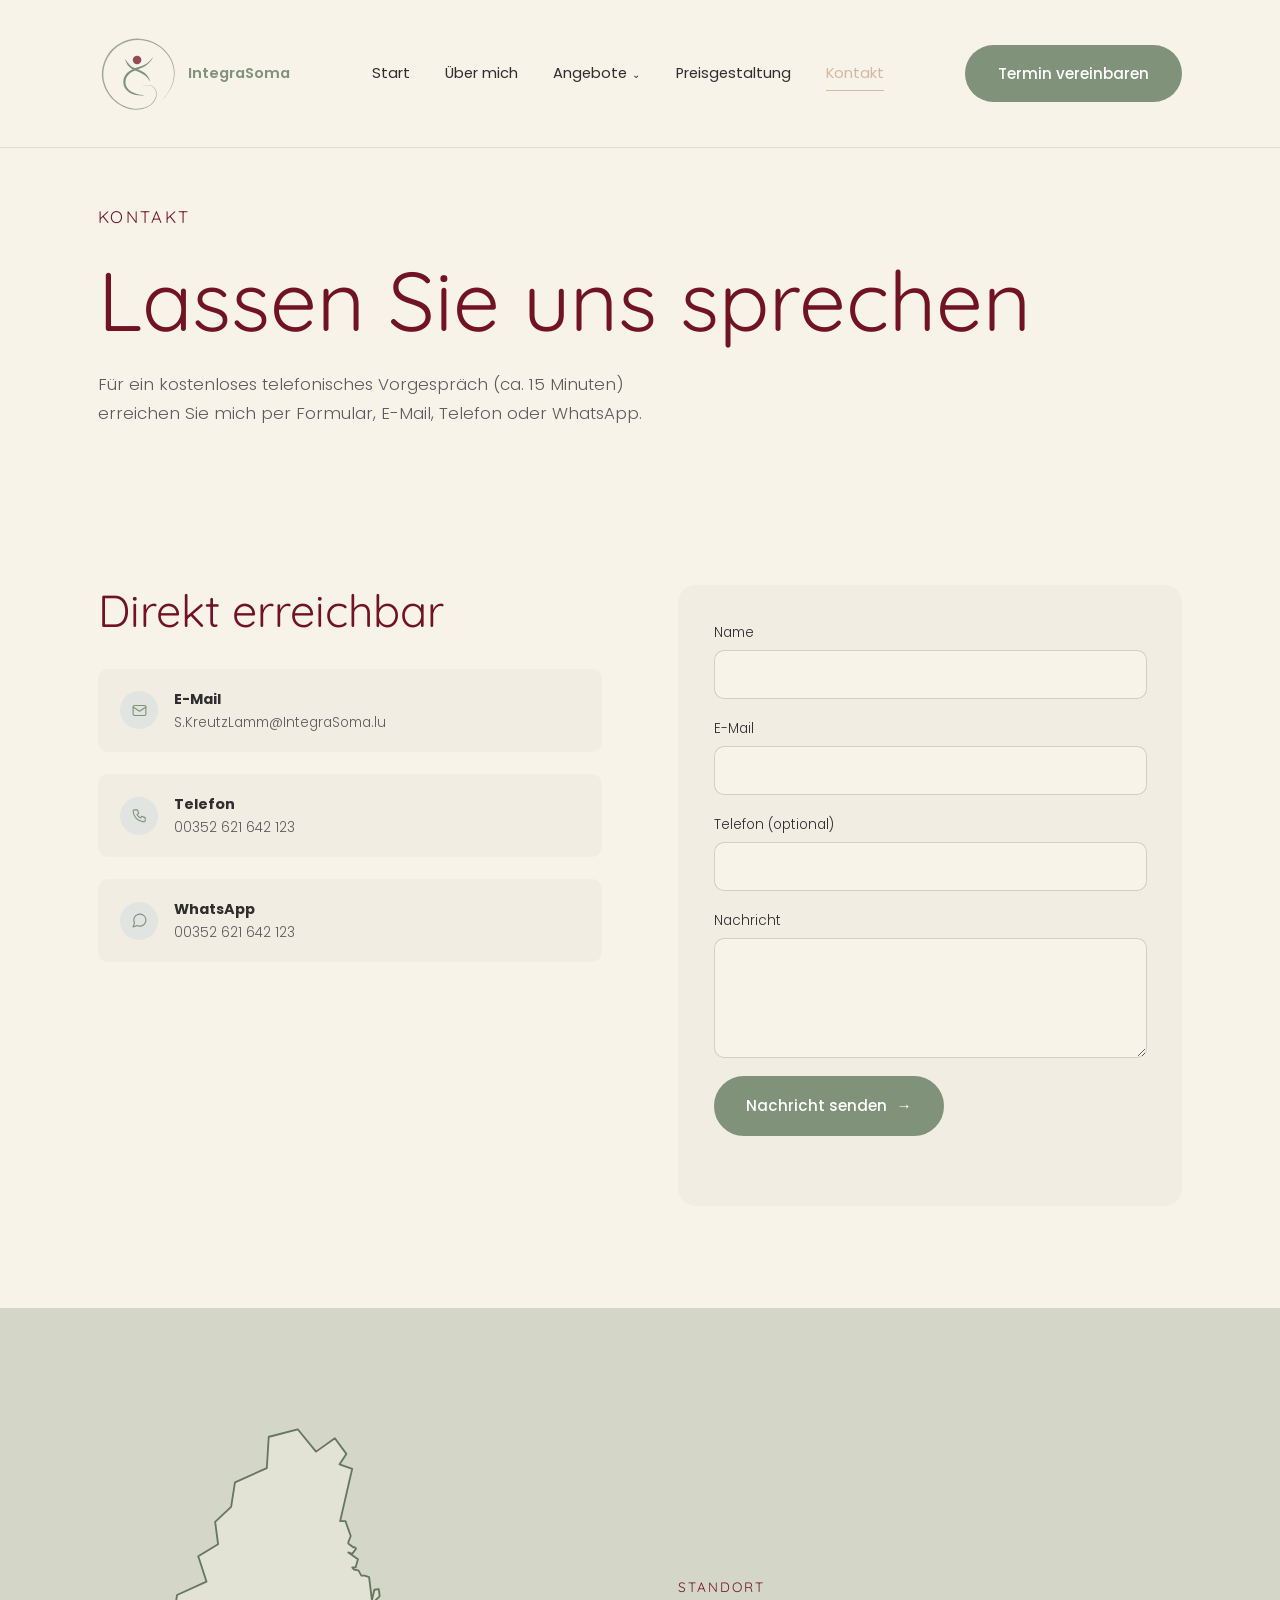
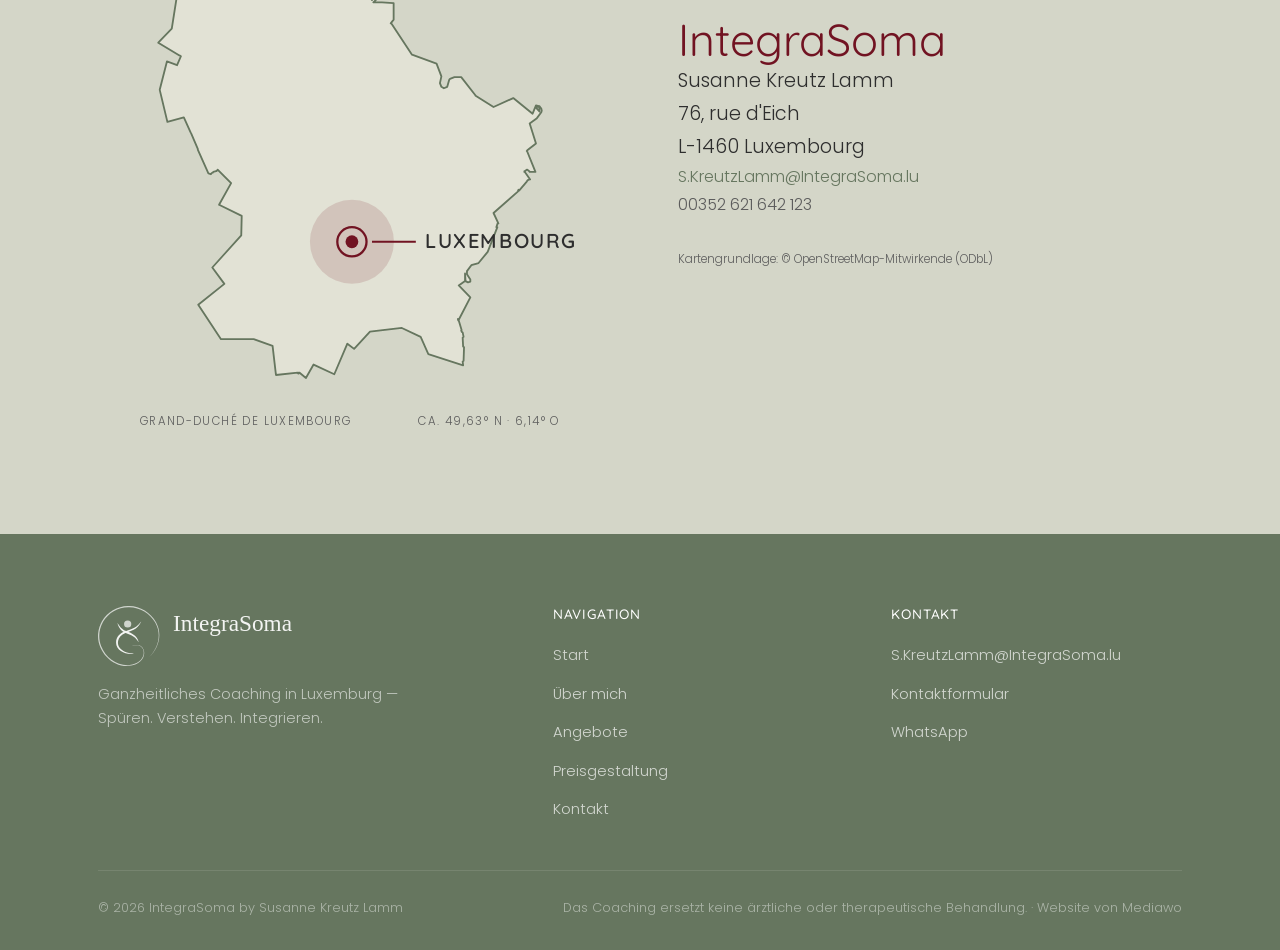
<file: kontakt.html>
<!doctype html>
<html lang="de">
<head>
  <meta charset="UTF-8" />
  <meta name="viewport" content="width=device-width, initial-scale=1.0" />
  <title>Kontakt — IntegraSoma by Susanne Kreutz Lamm</title>
  <meta name="description" content="Kontakt zu IntegraSoma, Susanne Kreutz Lamm, Luxemburg: kostenloses telefonisches Vorgespräch per Formular, E-Mail, Telefon oder WhatsApp." />
  <link rel="icon" href="assets/img/integrasoma-icon-v3.svg" type="image/svg+xml" />
  <link rel="preconnect" href="https://fonts.googleapis.com" />
  <link rel="preconnect" href="https://fonts.gstatic.com" crossorigin />
  <link href="https://fonts.googleapis.com/css2?family=Poppins:wght@300;400;500;600;700&family=Quicksand:wght@300;400;500;600;700&display=swap" rel="stylesheet" />
  <link rel="stylesheet" href="assets/css/style.css" />
  <style>
    .contact-grid {
      display: grid;
      grid-template-columns: 1fr 1fr;
      gap: clamp(2.5rem, 6vw, 5rem);
      align-items: start;
    }
    .contact-channels {
      display: flex;
      flex-direction: column;
      gap: 1.4rem;
      margin-top: 2rem;
    }
    .contact-channel {
      display: flex;
      align-items: center;
      gap: 1rem;
      background: var(--color-surface);
      padding: 1.1rem 1.4rem;
      border-radius: var(--radius-sm);
    }
    .contact-channel__icon {
      width: 38px;
      height: 38px;
      border-radius: 50%;
      background: var(--color-green-tint);
      display: flex;
      align-items: center;
      justify-content: center;
      flex-shrink: 0;
    }
    .contact-channel__icon svg { width: 17px; height: 17px; }
    .contact-channel strong { display: block; font-size: 0.9rem; color: var(--color-text); }
    .contact-channel span { font-size: 0.85rem; color: var(--color-text-soft); }
    form.contact-form {
      display: flex;
      flex-direction: column;
      gap: 1.1rem;
      background: var(--color-surface);
      padding: 2.2rem;
      border-radius: var(--radius);
    }
    .contact-form label {
      display: flex;
      flex-direction: column;
      gap: 0.4rem;
      font-size: 0.85rem;
      color: var(--color-text);
    }
    .contact-form input,
    .contact-form textarea {
      font-family: var(--font-base);
      font-size: 0.95rem;
      padding: 0.75rem 0.9rem;
      border-radius: var(--radius-sm);
      border: 1px solid color-mix(in srgb, var(--color-text) 18%, transparent);
      background: var(--color-bg);
      color: var(--color-text);
    }
    .contact-form textarea { resize: vertical; min-height: 120px; }
    .contact-form [data-form-status] {
      font-size: 0.88rem;
      color: var(--color-green-dark);
      min-height: 1.2em;
    }
    @media (max-width: 860px) {
      .contact-grid { grid-template-columns: 1fr; }
    }
  </style>
</head>
<body>

  <header class="site-header">
    <div class="container">
      <a href="index.html" class="brand">
        <img src="assets/img/integrasoma-icon-v3.svg" alt="" class="brand-icon" />
        <span class="brand-text">IntegraSoma</span>
      </a>

      <nav class="nav-links" aria-label="Hauptnavigation">
        <a href="index.html">Start</a>
        <a href="ueber-mich.html">Über mich</a>
        <div class="nav-item">
          <a href="angebote.html">Angebote<span class="nav-caret">⌄</span></a>
          <ul class="nav-dropdown">
            <li><a href="angebote.html#wingwave">wingwave®</a></li>
            <li><a href="angebote.html#somarelease">SomaRelease</a></li>
            <li><a href="angebote.html#thetahealing">ThetaHealing</a></li>
          </ul>
        </div>
        <a href="preisgestaltung.html">Preisgestaltung</a>
        <a href="kontakt.html" class="is-active">Kontakt</a>
      </nav>

      <div class="header-actions">
        <a href="kontakt.html" class="btn btn-primary">Termin vereinbaren</a>
        <button class="nav-toggle" aria-label="Menü öffnen" aria-expanded="false">
          <span></span><span></span><span></span>
        </button>
      </div>
    </div>
  </header>

  <div class="mobile-nav">
    <a href="index.html">Start</a>
    <a href="ueber-mich.html">Über mich</a>
    <div class="mobile-nav__group">
      <a href="angebote.html">Angebote</a>
      <div class="mobile-nav__sub">
        <a href="angebote.html#wingwave">wingwave®</a>
        <a href="angebote.html#somarelease">SomaRelease</a>
        <a href="angebote.html#thetahealing">ThetaHealing</a>
      </div>
    </div>
    <a href="preisgestaltung.html">Preisgestaltung</a>
    <a href="kontakt.html">Kontakt</a>
    <a href="kontakt.html" class="btn btn-primary">Termin vereinbaren</a>
  </div>

  <main>
    <section class="page-hero">
      <div class="container" data-reveal>
        <p class="eyebrow">Kontakt</p>
        <h1>Lassen Sie uns sprechen</h1>
        <p>Für ein kostenloses telefonisches Vorgespräch (ca. 15 Minuten) erreichen Sie mich per Formular, E-Mail, Telefon oder WhatsApp.</p>
      </div>
    </section>

    <section>
      <div class="container contact-grid">
        <div data-reveal>
          <h2>Direkt erreichbar</h2>
          <div class="contact-channels">
            <a class="contact-channel" href="mailto:S.KreutzLamm@IntegraSoma.lu"><span class="contact-channel__icon"><svg viewBox="0 0 24 24" fill="none" stroke="#80927a" stroke-width="1.6"><rect x="3" y="5" width="18" height="14" rx="2"/><path d="m3 7 9 6 9-6" stroke-linecap="round" stroke-linejoin="round"/></svg></span><span><strong>E-Mail</strong><span>S.KreutzLamm@IntegraSoma.lu</span></span></a>
            <a class="contact-channel" href="tel:+352621642123"><span class="contact-channel__icon"><svg viewBox="0 0 24 24" fill="none" stroke="#80927a" stroke-width="1.6"><path d="M5 4h4l2 5-2.5 1.5a11 11 0 0 0 5 5L15 13l5 2v4a2 2 0 0 1-2 2A16 16 0 0 1 3 6a2 2 0 0 1 2-2" stroke-linejoin="round"/></svg></span><span><strong>Telefon</strong><span>00352 621 642 123</span></span></a>
            <a class="contact-channel" href="https://wa.me/352621642123" target="_blank" rel="noopener"><span class="contact-channel__icon"><svg viewBox="0 0 24 24" fill="none" stroke="#80927a" stroke-width="1.6"><path d="M21 11.5a8.38 8.38 0 0 1-.9 3.8 8.5 8.5 0 0 1-7.6 4.7 8.38 8.38 0 0 1-3.8-.9L3 21l1.9-5.7a8.38 8.38 0 0 1-.9-3.8 8.5 8.5 0 0 1 4.7-7.6 8.38 8.38 0 0 1 3.8-.9h.5a8.48 8.48 0 0 1 8 8v.5z" stroke-linecap="round" stroke-linejoin="round"/></svg></span><span><strong>WhatsApp</strong><span>00352 621 642 123</span></span></a>
          </div>
        </div>
        <form class="contact-form" data-contact-form data-reveal>
          <label>Name<input type="text" name="name" required /></label>
          <label>E-Mail<input type="email" name="email" required /></label>
          <label>Telefon (optional)<input type="tel" name="telefon" /></label>
          <label>Nachricht<textarea name="message" required></textarea></label>
          <button type="submit" class="btn btn-hero">Nachricht senden <span aria-hidden="true">→</span></button>
          <p data-form-status></p>
        </form>
      </div>
    </section>

    <section class="location">
      <div class="container location__grid" data-reveal>
        <div class="location__map">
          <svg viewBox="0 0 460 641" role="img" aria-label="Karte von Luxemburg mit Standort Luxemburg-Stadt">
            <path class="location__country" d="M141.0,28.2 L141.5,28.2 L172.7,20.0 L192.8,44.5 L213.4,29.8 L226.0,47.0 L218.6,58.4 L232.4,63.3 L219.2,120.6 L225.0,120.6 L230.8,136.9 L228.2,143.5 L228.2,145.1 L233.4,149.2 L235.0,149.2 L236.6,150.8 L232.4,156.5 L228.2,154.9 L238.7,162.3 L236.1,171.3 L232.4,171.3 L234.5,173.7 L239.2,174.5 L242.4,180.3 L246.1,180.3 L250.9,181.9 L254.0,207.2 L256.7,195.8 L261.4,195.0 L262.5,202.3 L262.0,203.2 L255.6,209.7 L265.1,209.7 L277.8,210.5 L277.8,228.5 L274.6,232.6 L275.7,233.4 L297.9,266.9 L324.8,276.7 L330.1,290.6 L328.5,298.0 L330.1,302.1 L332.8,303.7 L336.5,302.1 L338.6,294.7 L339.1,293.9 L340.2,293.1 L344.4,291.5 L351.8,291.5 L367.1,311.1 L367.6,311.9 L387.2,324.2 L408.8,314.4 L430.0,331.5 L433.7,322.5 L436.8,323.3 L436.3,323.3 L433.7,325.0 L437.4,329.1 L437.4,324.2 L437.4,323.3 L439.5,325.8 L440.0,328.3 L439.5,329.9 L434.7,336.4 L426.8,342.2 L433.7,364.2 L424.2,371.6 L423.6,372.4 L424.2,373.2 L433.1,395.3 L426.8,395.3 L427.3,395.3 L424.2,392.8 L423.6,392.8 L421.5,394.5 L421.0,394.5 L421.0,395.3 L421.5,395.3 L427.3,403.5 L426.8,403.5 L424.7,404.3 L423.6,405.9 L415.2,415.7 L414.6,414.9 L414.1,415.7 L414.1,416.6 L387.2,440.3 L392.5,451.7 L391.9,450.9 L390.3,455.8 L391.4,455.8 L380.8,482.8 L370.8,495.1 L362.9,497.5 L358.1,504.0 L358.1,507.3 L361.8,513.0 L361.8,515.5 L359.2,516.3 L356.0,514.7 L356.5,513.9 L356.0,506.5 L356.0,513.9 L356.0,514.7 L349.1,519.6 L361.8,532.7 L349.1,557.2 L348.1,556.4 L348.6,558.0 L349.1,558.0 L352.3,568.6 L351.8,568.6 L352.3,570.3 L353.4,571.1 L354.4,576.0 L353.4,576.8 L353.9,586.6 L354.9,587.4 L354.4,602.2 L353.4,603.0 L353.9,607.1 L315.8,594.8 L307.4,576.0 L286.8,566.2 L251.9,570.3 L234.5,589.1 L227.1,583.4 L212.8,616.9 L190.1,606.3 L181.7,621.0 L174.8,615.2 L173.7,615.2 L173.7,616.1 L173.2,616.1 L172.7,615.2 L148.9,617.7 L145.2,585.8 L124.6,578.5 L124.1,578.5 L88.7,578.5 L63.8,540.8 L92.4,517.9 L79.2,500.0 L110.9,464.8 L111.4,443.5 L86.6,431.3 L99.8,407.6 L85.0,392.8 L84.5,393.7 L83.4,394.5 L80.2,395.3 L79.7,396.1 L79.2,396.1 L78.1,396.9 L77.6,397.8 L74.9,396.9 L63.3,370.8 L63.3,370.0 L55.9,352.8 L55.4,352.0 L48.0,335.6 L30.0,340.5 L21.6,305.4 L29.5,274.3 L40.6,278.4 L44.8,268.6 L43.2,267.7 L20.0,253.8 L34.8,238.3 L40.6,201.5 L72.8,186.8 L63.8,159.0 L85.5,145.9 L82.3,121.4 L99.8,105.0 L104.0,78.1 L138.9,62.5 L141.0,28.2 Z" />
            <g class="location__pin" transform="translate(232.1 471.8)">
              <circle class="location__glow" r="46" />
              <circle class="location__ring" r="16" />
              <circle class="location__dot" r="7" />
              <line x1="22" y1="0" x2="70" y2="0" class="location__line" />
              <text x="80" y="7" class="location__label">LUXEMBOURG</text>
            </g>
          </svg>
          <div class="location__meta"><span>Grand-Duché de Luxembourg</span><span>ca. 49,63° N · 6,14° O</span></div>
        </div>
        <div class="location__info">
          <p class="eyebrow">Standort</p>
          <h2>IntegraSoma</h2>
          <p class="location__address">Susanne Kreutz Lamm<br />76, rue d'Eich<br />L-1460 Luxembourg</p>
          <p><a href="mailto:S.KreutzLamm@IntegraSoma.lu">S.KreutzLamm@IntegraSoma.lu</a><br />00352 621 642 123</p>
          <p class="location__credit">Kartengrundlage: © OpenStreetMap-Mitwirkende (ODbL)</p>
        </div>
      </div>
    </section>
  </main>

  <footer class="site-footer">
    <div class="container">
      <div class="footer-grid">
        <div class="footer-brand">
          <a href="index.html" class="brand">
            <img src="assets/img/logo-no-tagline.svg" alt="IntegraSoma by Susanne Kreutz Lamm" />
          </a>
          <p>Ganzheitliches Coaching in Luxemburg — Spüren. Verstehen. Integrieren.</p>
        </div>

        <div class="footer-col">
          <h4>Navigation</h4>
          <ul>
            <li><a href="index.html">Start</a></li>
            <li><a href="ueber-mich.html">Über mich</a></li>
            <li><a href="angebote.html">Angebote</a></li>
            <li><a href="preisgestaltung.html">Preisgestaltung</a></li>
            <li><a href="kontakt.html">Kontakt</a></li>
          </ul>
        </div>

        <div class="footer-col">
          <h4>Kontakt</h4>
          <ul>
            <li><a href="mailto:S.KreutzLamm@IntegraSoma.lu">S.KreutzLamm@IntegraSoma.lu</a></li>
            <li><a href="kontakt.html">Kontaktformular</a></li>
            <li><a href="https://wa.me/352621642123" target="_blank" rel="noopener">WhatsApp</a></li>
          </ul>
        </div>
      </div>

      <div class="footer-bottom">
        <span>© 2026 IntegraSoma by Susanne Kreutz Lamm</span>
        <span>Das Coaching ersetzt keine ärztliche oder therapeutische Behandlung. · Website von Mediawo</span>
      </div>
    </div>
  </footer>

  <script src="assets/js/main.js"></script>
</body>
</html>
</file>
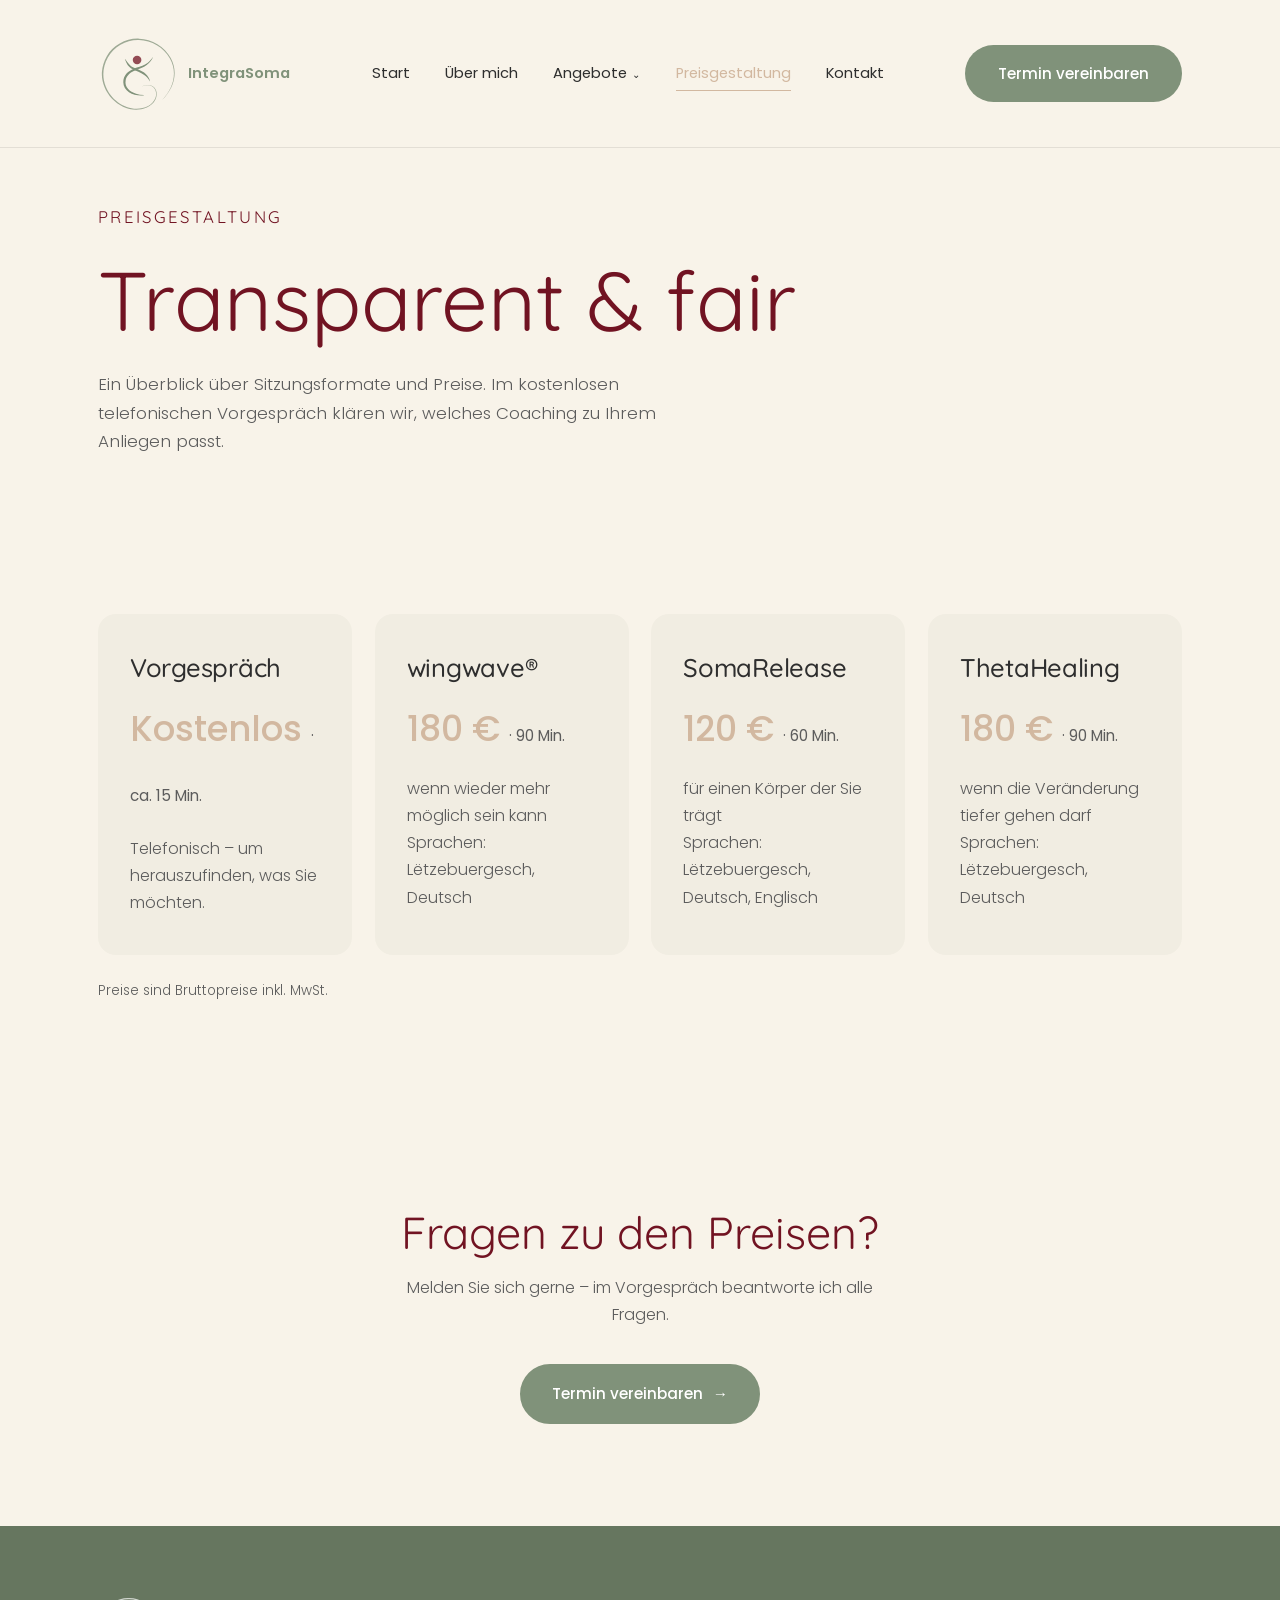
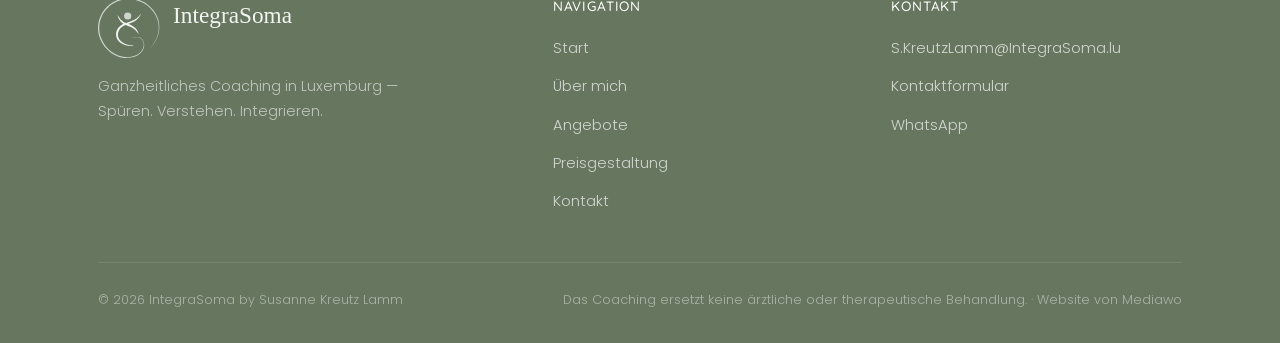
<file: preisgestaltung.html>
<!doctype html>
<html lang="de">
<head>
  <meta charset="UTF-8" />
  <meta name="viewport" content="width=device-width, initial-scale=1.0" />
  <title>Preisgestaltung — IntegraSoma by Susanne Kreutz Lamm</title>
  <meta name="description" content="Preise und Sitzungsformate von IntegraSoma by Susanne Kreutz Lamm." />
  <link rel="icon" href="assets/img/integrasoma-icon-v3.svg" type="image/svg+xml" />
  <link rel="preconnect" href="https://fonts.googleapis.com" />
  <link rel="preconnect" href="https://fonts.gstatic.com" crossorigin />
  <link href="https://fonts.googleapis.com/css2?family=Poppins:wght@300;400;500;600;700&family=Quicksand:wght@300;400;500;600;700&display=swap" rel="stylesheet" />
  <link rel="stylesheet" href="assets/css/style.css" />
  <style>
    .price-grid {
      display: grid;
      grid-template-columns: repeat(3, 1fr);
      gap: 1.4rem;
    }
    .price-card {
      background: var(--color-surface);
      border-radius: var(--radius);
      padding: 2.4rem 2rem;
      display: flex;
      flex-direction: column;
      gap: 1rem;
    }
    .price-card__amount {
      font-size: 2.2rem;
      font-weight: 500;
      color: var(--color-bordeaux-soft);
    }
    .price-card__amount span {
      font-size: 0.95rem;
      font-weight: 400;
      color: var(--color-text-soft);
    }
    @media (max-width: 860px) {
      .price-grid { grid-template-columns: 1fr; }
    }
  </style>
</head>
<body>

  <header class="site-header">
    <div class="container">
      <a href="index.html" class="brand">
        <img src="assets/img/integrasoma-icon-v3.svg" alt="" class="brand-icon" />
        <span class="brand-text">IntegraSoma</span>
      </a>

      <nav class="nav-links" aria-label="Hauptnavigation">
        <a href="index.html">Start</a>
        <a href="ueber-mich.html">Über mich</a>
        <div class="nav-item">
          <a href="angebote.html">Angebote<span class="nav-caret">⌄</span></a>
          <ul class="nav-dropdown">
            <li><a href="angebote.html#wingwave">wingwave®</a></li>
            <li><a href="angebote.html#somarelease">SomaRelease</a></li>
            <li><a href="angebote.html#thetahealing">ThetaHealing</a></li>
          </ul>
        </div>
        <a href="preisgestaltung.html" class="is-active">Preisgestaltung</a>
        <a href="kontakt.html">Kontakt</a>
      </nav>

      <div class="header-actions">
        <a href="kontakt.html" class="btn btn-primary">Termin vereinbaren</a>
        <button class="nav-toggle" aria-label="Menü öffnen" aria-expanded="false">
          <span></span><span></span><span></span>
        </button>
      </div>
    </div>
  </header>

  <div class="mobile-nav">
    <a href="index.html">Start</a>
    <a href="ueber-mich.html">Über mich</a>
    <div class="mobile-nav__group">
      <a href="angebote.html">Angebote</a>
      <div class="mobile-nav__sub">
        <a href="angebote.html#wingwave">wingwave®</a>
        <a href="angebote.html#somarelease">SomaRelease</a>
        <a href="angebote.html#thetahealing">ThetaHealing</a>
      </div>
    </div>
    <a href="preisgestaltung.html">Preisgestaltung</a>
    <a href="kontakt.html">Kontakt</a>
    <a href="kontakt.html" class="btn btn-primary">Termin vereinbaren</a>
  </div>

  <main>
    <section class="page-hero">
      <div class="container" data-reveal>
        <p class="eyebrow">Preisgestaltung</p>
        <h1>Transparent &amp; fair</h1>
        <p>Ein Überblick über Sitzungsformate und Preise. Im kostenlosen telefonischen Vorgespräch klären wir, welches Coaching zu Ihrem Anliegen passt.</p>
      </div>
    </section>

    <section>
      <div class="container">
        <div class="price-grid price-grid--4" data-reveal>
          <div class="price-card">
            <h3>Vorgespräch</h3>
            <div class="price-card__amount">Kostenlos <span>· ca. 15 Min.</span></div>
            <p>Telefonisch – um herauszufinden, was Sie möchten.</p>
          </div>
          <div class="price-card">
            <h3><a href="angebote.html#wingwave">wingwave®</a></h3>
            <div class="price-card__amount">180 € <span>· 90 Min.</span></div>
            <p>wenn wieder mehr möglich sein kann<br />Sprachen: Lëtzebuergesch, Deutsch</p>
          </div>
          <div class="price-card">
            <h3><a href="angebote.html#somarelease">SomaRelease</a></h3>
            <div class="price-card__amount">120 € <span>· 60 Min.</span></div>
            <p>für einen Körper der Sie trägt<br />Sprachen: Lëtzebuergesch, Deutsch, Englisch</p>
          </div>
          <div class="price-card">
            <h3><a href="angebote.html#thetahealing">ThetaHealing</a></h3>
            <div class="price-card__amount">180 € <span>· 90 Min.</span></div>
            <p>wenn die Veränderung tiefer gehen darf<br />Sprachen: Lëtzebuergesch, Deutsch</p>
          </div>
        </div>
        <p class="price-footnote">Preise sind Bruttopreise inkl. MwSt.</p>
      </div>
    </section>

    <section class="cta-band" data-reveal>
      <div class="container container--narrow">
        <h2>Fragen zu den Preisen?</h2>
        <p>Melden Sie sich gerne – im Vorgespräch beantworte ich alle Fragen.</p>
        <a href="kontakt.html" class="btn btn-hero">Termin vereinbaren <span aria-hidden="true">→</span></a>
      </div>
    </section>
  </main>

  <footer class="site-footer">
    <div class="container">
      <div class="footer-grid">
        <div class="footer-brand">
          <a href="index.html" class="brand">
            <img src="assets/img/logo-no-tagline.svg" alt="IntegraSoma by Susanne Kreutz Lamm" />
          </a>
          <p>Ganzheitliches Coaching in Luxemburg — Spüren. Verstehen. Integrieren.</p>
        </div>

        <div class="footer-col">
          <h4>Navigation</h4>
          <ul>
            <li><a href="index.html">Start</a></li>
            <li><a href="ueber-mich.html">Über mich</a></li>
            <li><a href="angebote.html">Angebote</a></li>
            <li><a href="preisgestaltung.html">Preisgestaltung</a></li>
            <li><a href="kontakt.html">Kontakt</a></li>
          </ul>
        </div>

        <div class="footer-col">
          <h4>Kontakt</h4>
          <ul>
            <li><a href="mailto:S.KreutzLamm@IntegraSoma.lu">S.KreutzLamm@IntegraSoma.lu</a></li>
            <li><a href="kontakt.html">Kontaktformular</a></li>
            <li><a href="https://wa.me/352621642123" target="_blank" rel="noopener">WhatsApp</a></li>
          </ul>
        </div>
      </div>

      <div class="footer-bottom">
        <span>© 2026 IntegraSoma by Susanne Kreutz Lamm</span>
        <span>Das Coaching ersetzt keine ärztliche oder therapeutische Behandlung. · Website von Mediawo</span>
      </div>
    </div>
  </footer>

  <script src="assets/js/main.js"></script>
</body>
</html>
</file>
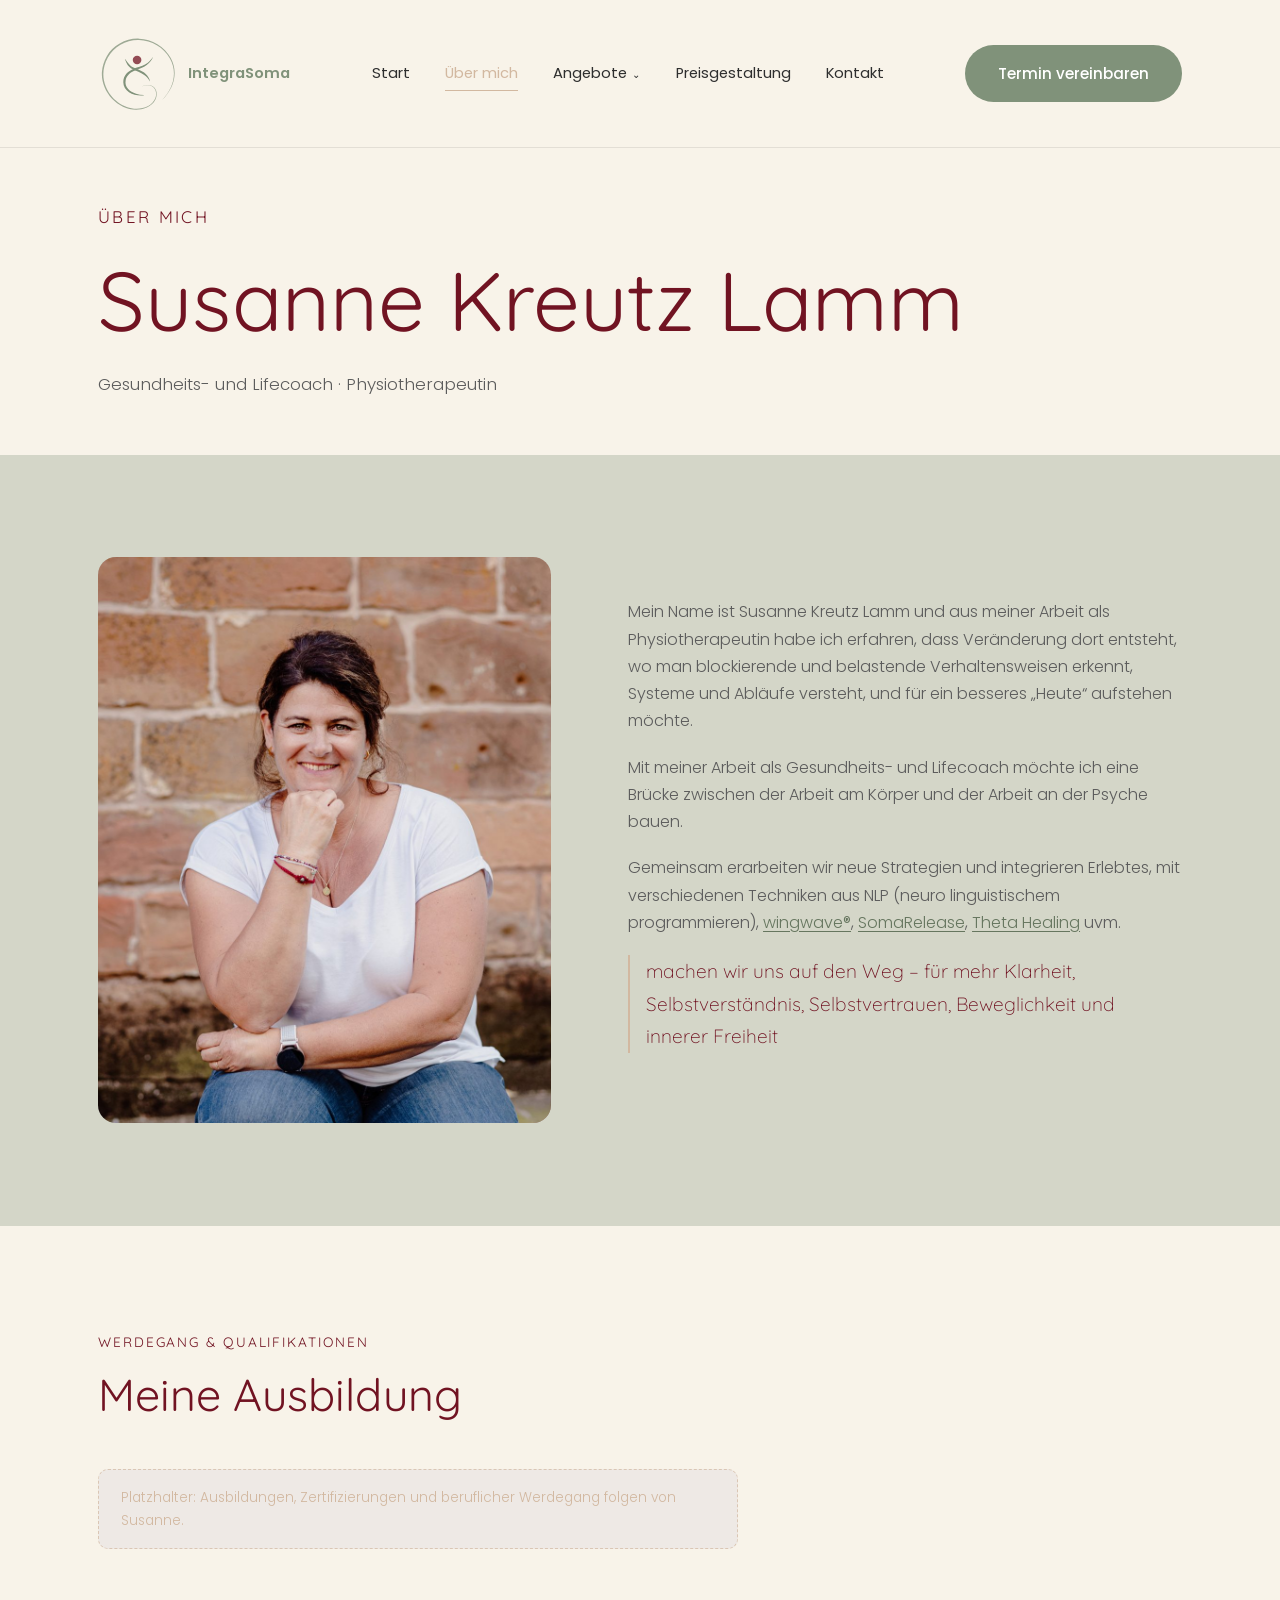
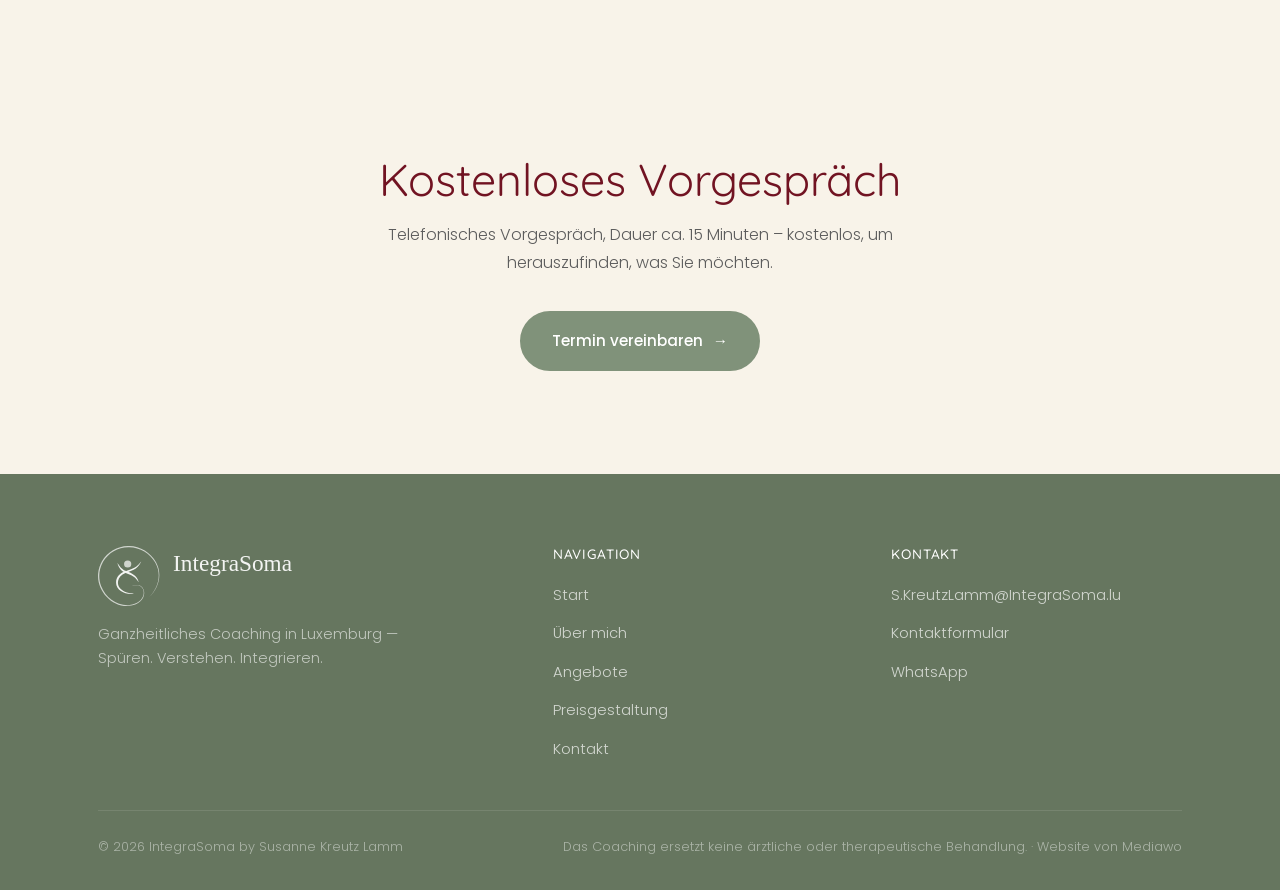
<file: ueber-mich.html>
<!doctype html>
<html lang="de">
<head>
  <meta charset="UTF-8" />
  <meta name="viewport" content="width=device-width, initial-scale=1.0" />
  <title>Über mich — IntegraSoma by Susanne Kreutz Lamm</title>
  <meta name="description" content="Susanne Kreutz Lamm – Physiotherapeutin, Gesundheits- und Lifecoach bei IntegraSoma in Luxemburg." />
  <link rel="icon" href="assets/img/integrasoma-icon-v3.svg" type="image/svg+xml" />
  <link rel="preconnect" href="https://fonts.googleapis.com" />
  <link rel="preconnect" href="https://fonts.gstatic.com" crossorigin />
  <link href="https://fonts.googleapis.com/css2?family=Poppins:wght@300;400;500;600;700&family=Quicksand:wght@300;400;500;600;700&display=swap" rel="stylesheet" />
  <link rel="stylesheet" href="assets/css/style.css" />
</head>
<body>

  <header class="site-header">
    <div class="container">
      <a href="index.html" class="brand">
        <img src="assets/img/integrasoma-icon-v3.svg" alt="" class="brand-icon" />
        <span class="brand-text">IntegraSoma</span>
      </a>

      <nav class="nav-links" aria-label="Hauptnavigation">
        <a href="index.html">Start</a>
        <a href="ueber-mich.html" class="is-active">Über mich</a>
        <div class="nav-item">
          <a href="angebote.html">Angebote<span class="nav-caret">⌄</span></a>
          <ul class="nav-dropdown">
            <li><a href="angebote.html#wingwave">wingwave®</a></li>
            <li><a href="angebote.html#somarelease">SomaRelease</a></li>
            <li><a href="angebote.html#thetahealing">ThetaHealing</a></li>
          </ul>
        </div>
        <a href="preisgestaltung.html">Preisgestaltung</a>
        <a href="kontakt.html">Kontakt</a>
      </nav>

      <div class="header-actions">
        <a href="kontakt.html" class="btn btn-primary">Termin vereinbaren</a>
        <button class="nav-toggle" aria-label="Menü öffnen" aria-expanded="false">
          <span></span><span></span><span></span>
        </button>
      </div>
    </div>
  </header>

  <div class="mobile-nav">
    <a href="index.html">Start</a>
    <a href="ueber-mich.html">Über mich</a>
    <div class="mobile-nav__group">
      <a href="angebote.html">Angebote</a>
      <div class="mobile-nav__sub">
        <a href="angebote.html#wingwave">wingwave®</a>
        <a href="angebote.html#somarelease">SomaRelease</a>
        <a href="angebote.html#thetahealing">ThetaHealing</a>
      </div>
    </div>
    <a href="preisgestaltung.html">Preisgestaltung</a>
    <a href="kontakt.html">Kontakt</a>
    <a href="kontakt.html" class="btn btn-primary">Termin vereinbaren</a>
  </div>

  <main>
    <section class="page-hero">
      <div class="container" data-reveal>
        <p class="eyebrow">Über mich</p>
        <h1>Susanne Kreutz Lamm</h1>
        <p>Gesundheits- und Lifecoach · Physiotherapeutin</p>
      </div>
    </section>

    <section class="services">
      <div class="container split" data-reveal>
        <div class="split__media">
          <img src="assets/img/susanne-portrait.jpg" alt="Susanne Kreutz Lamm" style="object-position:50% 30%" />
        </div>
        <div class="split__body">
          <p>Mein Name ist Susanne Kreutz Lamm und aus meiner Arbeit als Physiotherapeutin habe ich erfahren, dass Veränderung dort entsteht, wo man blockierende und belastende Verhaltensweisen erkennt, Systeme und Abläufe versteht, und für ein besseres „Heute“ aufstehen möchte.</p>
          <p>Mit meiner Arbeit als Gesundheits- und Lifecoach möchte ich eine Brücke zwischen der Arbeit am Körper und der Arbeit an der Psyche bauen.</p>
          <p>Gemeinsam erarbeiten wir neue Strategien und integrieren Erlebtes, mit verschiedenen Techniken aus NLP (neuro linguistischem programmieren), <a href="angebote.html#wingwave">wingwave®</a>, <a href="angebote.html#somarelease">SomaRelease</a>, <a href="angebote.html#thetahealing">Theta Healing</a> uvm.</p>
          <p class="offer__quote">machen wir uns auf den Weg – für mehr Klarheit, Selbstverständnis, Selbstvertrauen, Beweglichkeit und innerer Freiheit</p>
        </div>
      </div>
    </section>

    <section>
      <div class="container">
        <div class="section-head" data-reveal>
          <p class="eyebrow">Werdegang &amp; Qualifikationen</p>
          <h2>Meine Ausbildung</h2>
        </div>
        <div class="placeholder-note" data-reveal>Platzhalter: Ausbildungen, Zertifizierungen und beruflicher Werdegang folgen von Susanne.</div>
      </div>
    </section>

    <section class="cta-band" data-reveal>
      <div class="container container--narrow">
        <h2>Kostenloses Vorgespräch</h2>
        <p>Telefonisches Vorgespräch, Dauer ca. 15 Minuten – kostenlos, um herauszufinden, was Sie möchten.</p>
        <a href="kontakt.html" class="btn btn-hero">Termin vereinbaren <span aria-hidden="true">→</span></a>
      </div>
    </section>
  </main>

  <footer class="site-footer">
    <div class="container">
      <div class="footer-grid">
        <div class="footer-brand">
          <a href="index.html" class="brand">
            <img src="assets/img/logo-no-tagline.svg" alt="IntegraSoma by Susanne Kreutz Lamm" />
          </a>
          <p>Ganzheitliches Coaching in Luxemburg — Spüren. Verstehen. Integrieren.</p>
        </div>

        <div class="footer-col">
          <h4>Navigation</h4>
          <ul>
            <li><a href="index.html">Start</a></li>
            <li><a href="ueber-mich.html">Über mich</a></li>
            <li><a href="angebote.html">Angebote</a></li>
            <li><a href="preisgestaltung.html">Preisgestaltung</a></li>
            <li><a href="kontakt.html">Kontakt</a></li>
          </ul>
        </div>

        <div class="footer-col">
          <h4>Kontakt</h4>
          <ul>
            <li><a href="mailto:S.KreutzLamm@IntegraSoma.lu">S.KreutzLamm@IntegraSoma.lu</a></li>
            <li><a href="kontakt.html">Kontaktformular</a></li>
            <li><a href="https://wa.me/352621642123" target="_blank" rel="noopener">WhatsApp</a></li>
          </ul>
        </div>
      </div>

      <div class="footer-bottom">
        <span>© 2026 IntegraSoma by Susanne Kreutz Lamm</span>
        <span>Das Coaching ersetzt keine ärztliche oder therapeutische Behandlung. · Website von Mediawo</span>
      </div>
    </div>
  </footer>

  <script src="assets/js/main.js"></script>
</body>
</html>
</file>
<file: assets/css/style.css>
/* ==========================================================================
   IntegraSoma by Susanne Kreutz — Design System & Base Layout
   ========================================================================== */

:root {
  /* Brand colors */
  --color-bg: #f8f3e9;
  --color-bg-alt: color-mix(in srgb, #80927a 30%, var(--color-bg) 70%);
  --color-surface: color-mix(in srgb, #80927a 6%, var(--color-bg) 94%);
  --color-text: #2e2e2e;
  --color-text-soft: #5c5c5c;

  --color-green: #80927a;
  --color-green-dark: #66765f;
  --color-green-tint: color-mix(in srgb, #80927a 16%, #f4f4f4 84%);

  --color-bordeaux: #b6875b;
  --color-bordeaux-soft: color-mix(in srgb, #b6875b 55%, #f4f4f4 45%);
  --color-bordeaux-tint: color-mix(in srgb, #b6875b 10%, #f4f4f4 90%);

  --color-copper: #711322;
  --color-copper-tint: color-mix(in srgb, #711322 14%, #f4f4f4 86%);

  /* Type */
  --font-base: "Poppins", "Helvetica Neue", Arial, sans-serif;
  --font-heading: "Quicksand", "Poppins", "Helvetica Neue", Arial, sans-serif;

  /* Layout */
  --container: 1180px;
  --container-narrow: 760px;
  --space-section: clamp(4rem, 8vw, 8rem);
  --radius: 18px;
  --radius-sm: 10px;

  --ease: cubic-bezier(0.4, 0, 0.2, 1);
}

/* ---- Reset -------------------------------------------------------------- */
*,
*::before,
*::after {
  box-sizing: border-box;
}

html {
  scroll-behavior: smooth;
}

body,
h1,
h2,
h3,
h4,
p,
figure {
  margin: 0;
}

img {
  max-width: 100%;
  display: block;
}

a {
  color: inherit;
  text-decoration: none;
}

ul {
  list-style: none;
  margin: 0;
  padding: 0;
}

button {
  font: inherit;
  cursor: pointer;
}

/* ---- Base ---------------------------------------------------------------- */
body {
  font-family: var(--font-base);
  background: var(--color-bg);
  color: var(--color-text);
  font-weight: 300;
  line-height: 1.7;
  -webkit-font-smoothing: antialiased;
}

h1,
h2,
h3,
h4 {
  font-family: var(--font-base);
  font-weight: 500;
  color: var(--color-text);
  line-height: 1.2;
  letter-spacing: -0.01em;
}

h1,
h2 {
  font-family: var(--font-heading);
  font-weight: 300;
  color: var(--color-bordeaux-soft);
  letter-spacing: 0;
}

h1 {
  font-size: clamp(2.6rem, 5.2vw, 4.4rem);
}

h2 {
  font-size: clamp(2rem, 3.6vw, 2.9rem);
}

h3 {
  font-size: clamp(1.2rem, 1.6vw, 1.45rem);
  font-weight: 500;
}

p {
  color: var(--color-text-soft);
}

.container {
  width: 100%;
  max-width: var(--container);
  margin-inline: auto;
  padding-inline: clamp(1.5rem, 5vw, 3rem);
}

.container--narrow {
  max-width: var(--container-narrow);
}

.eyebrow {
  display: inline-flex;
  align-items: center;
  gap: 0.6rem;
  font-family: var(--font-heading);
  font-size: 0.85rem;
  font-weight: 400;
  letter-spacing: 0.14em;
  text-transform: uppercase;
  color: var(--color-copper);
  margin-bottom: 1rem;
}

section {
  padding-block: var(--space-section);
}

.section-head {
  max-width: 640px;
  margin-bottom: 3rem;
}

.section-head--center {
  margin-inline: auto;
  text-align: center;
}

/* ---- Buttons -------------------------------------------------------------- */
.btn {
  display: inline-flex;
  align-items: center;
  justify-content: center;
  gap: 0.5rem;
  padding: 0.9rem 2rem;
  border-radius: 999px;
  font-size: 0.95rem;
  font-weight: 500;
  border: 1px solid transparent;
  transition: transform 0.25s var(--ease), background 0.25s var(--ease), color 0.25s var(--ease), border-color 0.25s var(--ease);
  white-space: nowrap;
}

.btn-primary {
  background: var(--color-green);
  color: #fff;
}

.btn-primary:hover {
  background: var(--color-green-dark);
  transform: translateY(-2px);
}

.btn-outline {
  border-color: color-mix(in srgb, var(--color-text) 25%, transparent);
  color: var(--color-text);
}

.btn-outline:hover {
  border-color: var(--color-text);
  transform: translateY(-2px);
}

.btn-ghost {
  display: inline-flex;
  align-items: center;
  justify-content: center;
  gap: 0.5rem;
  padding: 0.9rem 1.75rem;
  border-radius: 999px;
  font-size: 0.9rem;
  font-weight: 500;
  color: var(--color-text);
  border: 1px solid color-mix(in srgb, var(--color-text) 25%, transparent);
  transition: transform 0.25s var(--ease), border-color 0.25s var(--ease);
  white-space: nowrap;
}

.btn-ghost::after {
  content: "→";
  transition: transform 0.25s var(--ease);
}

.btn-ghost:hover {
  border-color: var(--color-text);
  transform: translateY(-2px);
}

.btn-ghost:hover::after {
  transform: translateX(4px);
}

/* ---- Header / Nav ---------------------------------------------------------- */
.site-header {
  position: fixed;
  inset-inline: 0;
  top: 0;
  z-index: 100;
  padding-block: 2.1rem;
  background: var(--color-bg);
  border-bottom: 1px solid color-mix(in srgb, var(--color-text) 10%, transparent);
  transition: padding 0.3s var(--ease), background 0.3s var(--ease), box-shadow 0.3s var(--ease);
}

.site-header .container {
  display: flex;
  align-items: center;
  justify-content: space-between;
  gap: 1.5rem;
}

.site-header.is-scrolled {
  padding-block: 1.15rem;
  background: color-mix(in srgb, var(--color-bg) 92%, transparent);
  backdrop-filter: blur(10px);
  box-shadow: 0 1px 0 rgba(46, 46, 46, 0.06);
}

.brand {
  display: flex;
  align-items: center;
  gap: 0.65rem;
}

.brand-icon {
  height: 80px;
  width: auto;
  display: block;
}

.brand-text {
  font-family: var(--font-base);
  font-size: 0.92rem;
  font-weight: 600;
  color: var(--color-green);
  line-height: 1;
}

.nav-links {
  display: flex;
  align-items: center;
  gap: 2.2rem;
}

.nav-links a {
  font-size: 0.92rem;
  font-weight: 400;
  color: var(--color-text);
  position: relative;
  padding-block: 0.2rem;
}

.nav-links a::after {
  content: "";
  position: absolute;
  left: 0;
  right: 0;
  bottom: -2px;
  height: 1px;
  background: var(--color-bordeaux-soft);
  transform: scaleX(0);
  transform-origin: left;
  transition: transform 0.25s var(--ease);
}

.nav-links a:hover::after,
.nav-links a.is-active::after {
  transform: scaleX(1);
}

.nav-links a.is-active {
  color: var(--color-bordeaux-soft);
}

.nav-item {
  position: relative;
  display: flex;
  align-items: center;
}

.nav-caret {
  display: inline-block;
  margin-left: 0.35rem;
  font-size: 0.7em;
  transition: transform 0.25s var(--ease);
}

.nav-item:hover .nav-caret,
.nav-item:focus-within .nav-caret {
  transform: rotate(180deg);
}

.nav-dropdown {
  position: absolute;
  top: 100%;
  left: 50%;
  transform: translateX(-50%);
  min-width: 250px;
  background: var(--color-surface);
  border-radius: var(--radius-sm);
  box-shadow: 0 24px 48px -20px rgba(46, 46, 46, 0.28);
  padding: 0.9rem 0.5rem 0.5rem;
  margin-top: 0;
  opacity: 0;
  pointer-events: none;
  transition: opacity 0.2s var(--ease);
}

.nav-item:hover .nav-dropdown,
.nav-item:focus-within .nav-dropdown {
  opacity: 1;
  pointer-events: auto;
}

.nav-dropdown a {
  display: block;
  padding: 0.65rem 0.9rem;
  border-radius: 8px;
  font-size: 0.88rem;
  color: var(--color-text);
  white-space: nowrap;
}

.nav-dropdown a::after {
  content: none;
}

.nav-dropdown a:hover {
  background: var(--color-bg-alt);
  color: var(--color-bordeaux-soft);
}

.header-actions {
  display: flex;
  align-items: center;
  gap: 1.4rem;
}

.nav-toggle {
  display: none;
  flex-direction: column;
  gap: 5px;
  background: none;
  border: none;
  padding: 0.4rem;
}

.nav-toggle span {
  width: 22px;
  height: 1.5px;
  background: var(--color-text);
  transition: transform 0.25s var(--ease), opacity 0.25s var(--ease);
}

/* ---- Hero ------------------------------------------------------------------ */
.hero {
  position: relative;
  min-height: 100svh;
  display: flex;
  align-items: center;
  overflow: hidden;
  padding-top: 8rem;
}

.hero__bg {
  position: absolute;
  inset: -15%;
  z-index: -1;
  background:
    linear-gradient(100deg, var(--color-bg) 0%, var(--color-bg) 46%, color-mix(in srgb, var(--color-bg) 72%, transparent) 58%, color-mix(in srgb, var(--color-bg) 22%, transparent) 74%, color-mix(in srgb, var(--color-bg) 4%, transparent) 90%),
    url("../img/hero-background.jpg") center 38% / cover no-repeat;
}

@media (prefers-reduced-motion: no-preference) {
  .hero__bg {
    animation: heroDrift 26s ease-in-out infinite alternate;
  }
}

@keyframes heroDrift {
  0% { transform: translate(0, 0) scale(1); }
  50% { transform: translate(-2%, 2%) scale(1.04); }
  100% { transform: translate(2%, -1.5%) scale(1.02); }
}

.hero__content {
  text-align: left;
}

.hero h1 {
  margin-bottom: 1.5rem;
}

.hero__lead {
  font-size: 1.15rem;
  max-width: 540px;
  margin-bottom: 2.5rem;
}

.hero__actions {
  display: flex;
  align-items: center;
  gap: 2rem;
  flex-wrap: wrap;
}

/* ---- Welcome / split section ------------------------------------------------ */
.split {
  display: grid;
  grid-template-columns: 0.9fr 1.1fr;
  gap: clamp(2.5rem, 6vw, 5rem);
  align-items: center;
}

.split--reverse .split__media {
  order: 2;
}

.split__media {
  position: relative;
  aspect-ratio: 4 / 5;
  border-radius: var(--radius);
  overflow: hidden;
  background:
    radial-gradient(120% 100% at 20% 0%, color-mix(in srgb, var(--color-green) 55%, transparent) 0%, transparent 60%),
    radial-gradient(120% 100% at 100% 100%, color-mix(in srgb, var(--color-copper) 45%, transparent) 0%, transparent 60%),
    var(--color-green-tint);
  display: flex;
  align-items: center;
  justify-content: center;
}

.split__media svg {
  width: 34%;
  opacity: 0.55;
}

.split__media span.media-tag {
  position: absolute;
  bottom: 1.2rem;
  left: 1.2rem;
  font-size: 0.7rem;
  letter-spacing: 0.08em;
  background: color-mix(in srgb, var(--color-bg) 85%, transparent);
  padding: 0.4rem 0.8rem;
  border-radius: 999px;
  color: var(--color-text-soft);
}

.split__body p {
  margin-bottom: 1.2rem;
}

.split__body p:last-of-type {
  margin-bottom: 1.8rem;
}

.quote-mark {
  font-family: Georgia, serif;
  font-size: 3rem;
  color: var(--color-copper);
  line-height: 0.5;
  display: block;
  margin-bottom: 0.8rem;
}

/* ---- Services grid ----------------------------------------------------------- */
.services {
  background: var(--color-bg-alt);
}

.service-grid {
  display: grid;
  grid-template-columns: repeat(4, 1fr);
  gap: 1.4rem;
}

.service-card {
  background: var(--color-surface);
  border-radius: var(--radius);
  padding: 2.2rem 1.8rem;
  display: flex;
  flex-direction: column;
  transition: transform 0.3s var(--ease), box-shadow 0.3s var(--ease);
}

.service-card .btn-ghost {
  align-self: flex-start;
  margin-top: auto;
}

.service-card:hover {
  transform: translateY(-6px);
  box-shadow: 0 20px 40px -20px rgba(46, 46, 46, 0.18);
}

.service-card__icon {
  width: 44px;
  height: 44px;
  border-radius: 50%;
  background: var(--color-green-tint);
  display: flex;
  align-items: center;
  justify-content: center;
  margin-bottom: 1.4rem;
}

.service-card__icon svg {
  width: 20px;
  height: 20px;
}

.service-card h3 {
  min-height: 2.4em;
  margin-bottom: 0.7rem;
}

.service-card p {
  font-size: 0.92rem;
  margin-bottom: 1.2rem;
}

/* ---- About teaser ------------------------------------------------------------- */
.about-teaser .split__body ul {
  display: flex;
  flex-direction: column;
  gap: 0.7rem;
  margin-bottom: 2rem;
}

.about-teaser .split__body li {
  display: flex;
  align-items: baseline;
  gap: 0.7rem;
  font-size: 0.95rem;
  color: var(--color-text);
}

.about-teaser .split__body li::before {
  content: "";
  width: 6px;
  height: 6px;
  border-radius: 50%;
  background: var(--color-copper);
  flex-shrink: 0;
  transform: translateY(-2px);
}

/* ---- CTA band ------------------------------------------------------------------ */
.cta-band {
  background: var(--color-green);
  color: #fff;
  text-align: center;
}

.cta-band h2 {
  color: #fff;
  margin-bottom: 1rem;
}

.cta-band p {
  color: color-mix(in srgb, #fff 85%, transparent);
  max-width: 520px;
  margin-inline: auto;
  margin-bottom: 2.2rem;
}

.cta-band .btn-outline {
  border-color: rgba(255, 255, 255, 0.5);
  color: #fff;
}

.cta-band .btn-outline:hover {
  border-color: #fff;
  background: rgba(255, 255, 255, 0.1);
}

/* ---- Footer ---------------------------------------------------------------------- */
.site-footer {
  background: var(--color-text);
  color: color-mix(in srgb, #fff 78%, transparent);
  padding-block: 4.5rem 2rem;
}

.footer-grid {
  display: grid;
  grid-template-columns: 1.4fr 1fr 1fr;
  gap: 3rem;
  padding-bottom: 3rem;
  border-bottom: 1px solid rgba(255, 255, 255, 0.1);
}

.footer-brand .brand {
  margin-bottom: 1rem;
}

.footer-brand .brand img {
  height: 60px;
}

.footer-brand p {
  color: color-mix(in srgb, #fff 60%, transparent);
  font-size: 0.9rem;
  max-width: 320px;
}

.footer-col h4 {
  color: #fff;
  font-size: 0.85rem;
  letter-spacing: 0.06em;
  text-transform: uppercase;
  margin-bottom: 1.2rem;
  font-weight: 500;
}

.footer-col ul {
  display: flex;
  flex-direction: column;
  gap: 0.7rem;
}

.footer-col a {
  color: color-mix(in srgb, #fff 70%, transparent);
  font-size: 0.92rem;
  transition: color 0.2s var(--ease);
}

.footer-col a:hover {
  color: #fff;
}

.footer-bottom {
  display: flex;
  justify-content: space-between;
  align-items: center;
  padding-top: 1.6rem;
  font-size: 0.8rem;
  color: color-mix(in srgb, #fff 45%, transparent);
  flex-wrap: wrap;
  gap: 0.8rem;
}

/* ---- Page hero (subpages) --------------------------------------------------------- */
.page-hero {
  padding-top: 11.5rem;
  padding-bottom: 3.5rem;
}

.page-hero--green {
  background: var(--color-bg-alt);
}

.page-hero .eyebrow {
  margin-bottom: 1.2rem;
}

.page-hero p {
  max-width: 560px;
  font-size: 1.05rem;
  margin-top: 1.2rem;
}

.placeholder-note {
  margin-top: 2.5rem;
  padding: 1rem 1.4rem;
  border-radius: var(--radius-sm);
  background: var(--color-bordeaux-tint);
  border: 1px dashed color-mix(in srgb, var(--color-bordeaux) 35%, transparent);
  font-size: 0.85rem;
  color: var(--color-bordeaux-soft);
  max-width: 640px;
}

/* ---- Reveal animation --------------------------------------------------------------- */
[data-reveal] {
  opacity: 0;
  transform: translateY(24px);
  transition: opacity 0.7s var(--ease), transform 0.7s var(--ease);
}

[data-reveal].is-visible {
  opacity: 1;
  transform: translateY(0);
}

/* ---- Responsive ------------------------------------------------------------------- */
@media (max-width: 980px) {
  .service-grid {
    grid-template-columns: repeat(2, 1fr);
  }

  .footer-grid {
    grid-template-columns: 1fr 1fr;
  }

  .footer-brand {
    grid-column: 1 / -1;
  }
}

@media (max-width: 860px) {
  .nav-links,
  .header-actions .btn {
    display: none;
  }

  .nav-toggle {
    display: flex;
  }

  .header-actions {
    gap: 0;
  }

  .split,
  .split--reverse .split__media {
    grid-template-columns: 1fr;
    order: 0;
  }

  .split {
    grid-template-columns: 1fr;
  }

  .split__media {
    aspect-ratio: 16 / 10;
  }

  body.nav-open .mobile-nav {
    transform: translateY(0);
    opacity: 1;
    pointer-events: auto;
  }
}

.mobile-nav {
  position: fixed;
  inset: 0;
  top: 0;
  background: var(--color-bg);
  z-index: 90;
  display: flex;
  flex-direction: column;
  align-items: center;
  justify-content: center;
  gap: 2rem;
  opacity: 0;
  transform: translateY(-8px);
  pointer-events: none;
  transition: opacity 0.3s var(--ease), transform 0.3s var(--ease);
}

.mobile-nav a {
  font-size: 1.6rem;
  font-weight: 500;
}

.mobile-nav__group {
  display: flex;
  flex-direction: column;
  align-items: center;
  gap: 1rem;
}

.mobile-nav__sub {
  display: flex;
  flex-direction: column;
  align-items: center;
  gap: 0.7rem;
}

.mobile-nav__sub a {
  font-size: 1rem;
  font-weight: 400;
  color: var(--color-text-soft);
}

.mobile-nav .btn {
  margin-top: 1rem;
}

@media (max-width: 640px) {
  .service-grid {
    grid-template-columns: 1fr;
  }

  .hero__actions {
    flex-direction: column;
    align-items: flex-start;
    gap: 1.2rem;
  }

  .footer-grid {
    grid-template-columns: 1fr;
    gap: 2.2rem;
  }

  .footer-bottom {
    flex-direction: column;
    align-items: flex-start;
  }
}


/* ==========================================================================
   Ergänzungen Entwurf v3 (Inhalte aus Susannes Texten vom 07.11.)
   ========================================================================== */
.hero--center .hero__content { text-align: center; display: flex; flex-direction: column; align-items: center; }
.hero--center .hero__bg {
  background:
    radial-gradient(ellipse at center, color-mix(in srgb, var(--color-bg) 96%, transparent) 0%, color-mix(in srgb, var(--color-bg) 86%, transparent) 45%, color-mix(in srgb, var(--color-bg) 40%, transparent) 100%),
    url("../img/hero-background.jpg") center 38% / cover no-repeat;
}
.hero--center h1 { font-size: clamp(3.2rem, 9vw, 6.5rem); margin-bottom: 0.4rem; }
.hero__claim { font-family: var(--font-heading); font-size: clamp(1.7rem, 4vw, 2.8rem); font-weight: 400; color: var(--color-green-dark); margin-bottom: 2rem; }
.hero--center .hero__lead { max-width: 640px; margin-inline: auto; margin-bottom: 0; color: var(--color-text); line-height: 1.9; }

.factors { text-align: center; padding-block: clamp(3rem, 6vw, 5rem); }
.chip-row { display: flex; flex-wrap: wrap; justify-content: center; gap: 0.7rem; margin-bottom: 0.8rem; }
.chip {
  display: inline-flex; align-items: center; padding: 0.7rem 1.4rem; border-radius: 999px;
  background: var(--color-green); color: #fff; font-size: 0.92rem; font-weight: 400;
  transition: transform 0.25s var(--ease), background 0.25s var(--ease);
}
.chip:hover { transform: translateY(-2px); background: var(--color-green-dark); }
.chip-row + .chip-row .chip { background: var(--color-surface); color: var(--color-green-dark); border: 1px solid var(--color-green); }
.factors__text { margin-top: 1.8rem; font-size: 1.15rem; color: var(--color-text); }

.approach { text-align: center; }
.approach p { margin-bottom: 1.2rem; font-size: 1.05rem; }
.approach__lead { font-family: var(--font-heading); font-size: clamp(1.4rem, 2.6vw, 1.9rem) !important; line-height: 1.45; color: var(--color-copper); margin-bottom: 2rem !important; }
.approach a, .offer a, .split__body a:not(.btn) { color: var(--color-green-dark); text-decoration: underline; text-underline-offset: 3px; }

.split__media img { position: absolute; inset: 0; width: 100%; height: 100%; object-fit: cover; }

.journey { text-align: center; padding-block: clamp(3.5rem, 7vw, 6rem); }
.journey h2 { font-weight: 600; color: var(--color-copper); margin-bottom: 1rem; }
.journey p { font-size: clamp(1.1rem, 2vw, 1.35rem); color: var(--color-text); line-height: 1.8; }

.offer__sub { font-family: var(--font-heading); font-size: 1.3rem; color: var(--color-green-dark); margin-top: -0.6rem; }
.offer__claim { font-style: italic; color: var(--color-copper); }
.offer__list { color: var(--color-text); line-height: 1.9; }
.offer__quote { font-family: var(--font-heading); font-size: 1.15rem; color: var(--color-copper); border-left: 2px solid var(--color-bordeaux-soft); padding-left: 1rem; }
.offer__facts { display: flex; flex-wrap: wrap; gap: 0.8rem 2rem; margin: 1.6rem 0 0; padding-top: 1.2rem; border-top: 1px solid color-mix(in srgb, var(--color-text) 12%, transparent); }
.offer__facts dt { font-size: 0.72rem; letter-spacing: 0.12em; text-transform: uppercase; color: var(--color-text-soft); }
.offer__facts dd { margin: 0.15rem 0 0; font-family: var(--font-heading); font-size: 1.2rem; color: var(--color-text); }
.offer .placeholder-note { margin-top: 1.2rem; }
.price-note-band { padding-block: 1.6rem; text-align: center; font-size: 0.9rem; }

.price-grid--4 { grid-template-columns: repeat(4, 1fr) !important; }
.price-card h3 a { color: inherit; }
.price-footnote { margin-top: 1.5rem; font-size: 0.85rem; }
@media (max-width: 980px) { .price-grid--4 { grid-template-columns: repeat(2, 1fr) !important; } }
@media (max-width: 640px) { .price-grid--4 { grid-template-columns: 1fr !important; } }
/* ==========================================================================
   Update 14.11.: Typo-Hierarchie nach Corporate Identity
   Quicksand = alle Überschriften, Poppins = Fließtext
   ========================================================================== */
:root {
  --fs-h1: clamp(3rem, 6.5vw, 5.2rem);
  --fs-h2: clamp(2rem, 3.6vw, 2.8rem);
  --fs-h3: clamp(1.35rem, 2vw, 1.6rem);
  --fs-lead: clamp(1.08rem, 1.5vw, 1.25rem);
  --fs-body: 1rem;
  --fs-small: 0.85rem;
}
body { font-size: var(--fs-body); }
h1, h2, h3, h4 { font-family: var(--font-heading); }
h1 { font-size: var(--fs-h1); font-weight: 300; }
h2 { font-size: var(--fs-h2); font-weight: 300; }
h3 { font-size: var(--fs-h3); font-weight: 500; }
.eyebrow { font-size: var(--fs-small); }

/* Hero: Text links, CTA rechts, dunkler Verlauf */
.hero--split { min-height: 78vh; }
.hero--split .hero__bg {
  background:
    linear-gradient(90deg, rgba(34, 36, 32, 0.82) 0%, rgba(34, 36, 32, 0.66) 45%, rgba(34, 36, 32, 0.35) 100%),
    url("../img/hero-background.jpg") center 38% / cover no-repeat;
}
.hero__grid { display: grid; grid-template-columns: 1.4fr 1fr; gap: clamp(2rem, 5vw, 4rem); align-items: end; }
.hero--split .hero__content { text-align: left; }
.hero--split h1 { color: #fffcf5; margin-bottom: 0.3rem; }
.hero__claim { font-family: var(--font-heading); font-size: var(--fs-h2); font-weight: 400; color: #c9d3c4; margin-bottom: 1.8rem; line-height: 1.2; }
.hero--split .hero__lead { font-size: var(--fs-lead); color: rgba(255, 252, 245, 0.88); max-width: 640px; margin: 0; line-height: 1.85; }
.hero__cta {
  justify-self: end; max-width: 320px; padding: 1.8rem; border-radius: var(--radius);
  background: rgba(255, 252, 245, 0.1); border: 1px solid rgba(255, 252, 245, 0.25);
  backdrop-filter: blur(6px); -webkit-backdrop-filter: blur(6px);
}
.hero__cta-label { font-family: var(--font-heading); font-size: var(--fs-h3); font-weight: 500; color: #fffcf5; margin-bottom: 0.5rem; }
.hero__cta-text { font-size: var(--fs-small); color: rgba(255, 252, 245, 0.8); margin-bottom: 1.3rem; }
.hero__cta .btn { width: 100%; }

/* Buzzwords links, Text rechts */
.factors { text-align: left; }
.factors__grid { display: grid; grid-template-columns: 1fr 1fr; gap: clamp(2rem, 5vw, 4rem); align-items: center; }
.factors__chips .chip-row { justify-content: flex-start; }
.factors__chips .chip-row + .chip-row { margin-top: 0.4rem; }
.factors__text { margin-top: 0; font-size: var(--fs-body); }
.factors__text p { margin-bottom: 1rem; }
.factors__lead { font-family: var(--font-heading); font-size: var(--fs-h3); line-height: 1.4; color: var(--color-text); }
.chip { font-size: var(--fs-small); }

/* Hero kompakter, Schrift präsenter, CTA nur als Outline-Button */
.hero--split { min-height: 100vh !important; min-height: 100svh !important; padding-top: 9rem !important; padding-bottom: 4rem !important; display: flex; align-items: center; }
.hero--split .hero__grid { width: 100%; }
/* Variante: Titel größer, unten links bündig */
.hero--split { align-items: flex-end !important; padding-bottom: 6.5rem !important; }
.hero--split h1 { font-size: clamp(4rem, 10.5vw, 9rem) !important; line-height: 0.95; letter-spacing: -0.01em; margin-left: -0.04em; }
.hero--split .hero__claim { font-size: clamp(1.8rem, 3.6vw, 3rem); margin-bottom: 1.6rem; }
.hero--split .hero__grid { grid-template-columns: minmax(0, 1fr) auto; }
.hero--split .hero__content { min-width: 0; }
.hero--split .hero__lead { max-width: min(640px, 100%); }
@media (max-width: 860px) {
  .hero--split { padding-bottom: 4rem !important; }
  .hero__scroll { display: none; }
  .hero--split .hero__grid { grid-template-columns: minmax(0, 1fr); }
  .hero--split h1 { font-size: clamp(2.6rem, 12.5vw, 4.5rem) !important; }
  .hero--split .hero__claim { font-size: clamp(1.5rem, 6.5vw, 2rem); }
}
.hero__scroll {
  position: absolute; left: 50%; bottom: 1.6rem; transform: translateX(-50%);
  color: rgba(255, 252, 245, 0.7); font-size: 0.75rem; letter-spacing: 0.14em; text-transform: uppercase;
  display: flex; flex-direction: column; align-items: center; gap: 0.4rem; text-decoration: none;
}
.hero__scroll::after { content: ""; width: 1px; height: 28px; background: rgba(255, 252, 245, 0.6); }
@media (prefers-reduced-motion: no-preference) { .hero__scroll::after { animation: scrollHint 2s ease-in-out infinite; } }
@keyframes scrollHint { 0%, 100% { transform: scaleY(0.4); transform-origin: top; } 50% { transform: scaleY(1); transform-origin: top; } }
.hero--split .hero__bg {
  inset: 0; animation: none;
  background:
    linear-gradient(90deg, rgba(24, 26, 23, 0.94) 0%, rgba(24, 26, 23, 0.9) 50%, rgba(24, 26, 23, 0.62) 72%, rgba(24, 26, 23, 0.3) 100%),
    url("../img/hero-background.jpg") center 45% / cover no-repeat;
}
.hero--split h1 { font-size: clamp(3.4rem, 7.5vw, 6rem); line-height: 1.02; }
.hero__grid { align-items: end; }
.hero__cta { background: none !important; border: 0 !important; padding: 0 !important; backdrop-filter: none !important; -webkit-backdrop-filter: none !important; max-width: none !important; }
.btn-hero {
  background: var(--color-green); color: #fff; border: 2px solid var(--color-green); padding: 0.95rem 1.9rem;
  display: inline-flex; align-items: center; gap: 0.6rem;
  transition: background 0.3s var(--ease), border-color 0.3s var(--ease), transform 0.3s var(--ease);
}
.btn-hero span { transition: transform 0.3s var(--ease); }
.btn-hero:hover { background: var(--color-green); border-color: var(--color-green); transform: translateY(-2px); box-shadow: 0 10px 24px -12px rgba(0, 0, 0, 0.5); }
.btn-hero:hover span { transform: translateX(4px); }

/* Update: Willkommen als Überschrift, CTA "Auf den Weg", Abstände Angebote */
.welcome__title { font-size: var(--fs-h2); margin-bottom: 1.4rem; }
.journey p { margin-bottom: 2rem; }
.journey__btn { color: #fff; }
.split__body.offer h2 { margin-bottom: 0.35rem; }
.offer__sub { margin: 0 0 0.3rem !important; line-height: 1.4; }
.offer__claim { margin: 0 0 1.6rem !important; font-size: var(--fs-body); }
.offer__sub + p:not(.offer__claim) { margin-top: 1.4rem; }
.split__body.offer p { margin-bottom: 1rem; }
.split__body.offer .offer__list { margin-bottom: 1.2rem; }
.split__body.offer .offer__quote { margin: 1.4rem 0; }

/* Einheitliche h2: gleiche Größe, Schnitt und Farbe überall */
main h2 { font-size: var(--fs-h2); font-weight: 400; color: var(--color-copper); line-height: 1.15; }
.cta-band h2 { color: #fff; }

.offer__more { display: flex; justify-content: flex-end; margin-top: 1.6rem; }
.offer__more .btn-hero, .offer__more .btn-hero:hover { color: #fff; text-decoration: none; }
.split--reverse .offer__more { justify-content: flex-start; }

/* Update 15.11.: Sections je ein Bildschirm, ruhigere Farbfolge */
.screen { min-height: 100vh; min-height: 100svh; display: flex; flex-direction: column; justify-content: center; }
.screen > .container { width: 100%; }
.welcome .split__media { aspect-ratio: 4 / 4.4; max-height: 62vh; }
.journey { text-align: center; padding: 0; margin-top: clamp(2.5rem, 6vh, 4rem); }
.journey h2 { font-size: var(--fs-h3) !important; font-weight: 500; margin-bottom: 0.6rem; }
.journey p { font-size: var(--fs-lead); margin: 0; }
.cta-band { background: var(--color-bg) !important; color: var(--color-text); }
.cta-band h2 { color: var(--color-copper) !important; }
.cta-band p { color: var(--color-text-soft); }
.cta-band .btn-hero { color: #fff; }
.cta-note { margin: 1.4rem auto 0 !important; font-size: var(--fs-small); }
.site-footer { background: var(--color-green-dark); }
.footer-brand .brand img { filter: brightness(0) invert(1); opacity: 0.92; }

.page-hero h1 { color: var(--color-copper); font-weight: 400; }
/* Kontakt: Standort-Karte */
.location { background: var(--color-bg-alt); }
.location__grid { display: grid; grid-template-columns: 1fr 1fr; gap: clamp(2rem, 6vw, 5rem); align-items: center; }
.location__map svg { width: 100%; max-width: 420px; height: auto; display: block; margin-inline: auto; overflow: visible; }
.location__country { fill: color-mix(in srgb, var(--color-green) 18%, var(--color-bg)); stroke: var(--color-green-dark); stroke-width: 2; stroke-linejoin: round; }
.location__glow { fill: var(--color-copper); opacity: 0.14; }
.location__ring { fill: none; stroke: var(--color-copper); stroke-width: 2.5; }
.location__dot { fill: var(--color-copper); }
.location__line { stroke: var(--color-copper); stroke-width: 2; }
.location__label { font-family: var(--font-heading); font-size: 22px; font-weight: 600; letter-spacing: 0.08em; fill: var(--color-text); }
@media (prefers-reduced-motion: no-preference) { .location__glow { transform-origin: center; transform-box: fill-box; animation: pinPulse 2.4s ease-in-out infinite; } }
@keyframes pinPulse { 0%, 100% { transform: scale(0.75); opacity: 0.22; } 50% { transform: scale(1.1); opacity: 0.08; } }
.location__meta { display: flex; justify-content: space-between; max-width: 420px; margin: 1rem auto 0; font-size: 0.72rem; letter-spacing: 0.12em; text-transform: uppercase; color: var(--color-text-soft); }
.location__address { font-size: var(--fs-lead); color: var(--color-text); line-height: 1.7; }
.location__info a { color: var(--color-green-dark); }
.location__credit { font-size: 0.72rem; color: var(--color-text-soft); margin-top: 2rem; }
.contact-form .btn-hero { align-self: flex-start; color: #fff; }
@media (max-width: 860px) { .location__grid { grid-template-columns: 1fr; } }

/* Buzzword-Buttons einheitlich: nicht gefüllt, kräftiger Rand; Text als ein Absatz */
.factors .chip, .factors .chip-row + .chip-row .chip {
  background: transparent; color: var(--color-green-dark); border: 2px solid var(--color-green);
  padding: 0.6rem 1.3rem; font-weight: 400;
}
.factors .chip { cursor: default; transition: background 0.3s var(--ease), color 0.3s var(--ease), border-color 0.3s var(--ease), transform 0.3s var(--ease); }
.factors .chip-row .chip:hover, .factors .chip-row + .chip-row .chip:hover { background: var(--color-green); color: #fff; border-color: var(--color-green); transform: translateY(-2px); }
.factors__lead { font-family: var(--font-base); font-size: var(--fs-lead); line-height: 1.75; color: var(--color-text); margin: 0; }

/* übrige Bausteine auf die Skala */
.approach__lead { font-size: var(--fs-h3) !important; }
.approach p { font-size: var(--fs-body); }
.journey h2 { font-size: var(--fs-h2); font-weight: 500; }
.journey p { font-size: var(--fs-lead); }
.offer__sub { font-size: var(--fs-lead); }
.offer__quote { font-size: var(--fs-lead); }
.offer__facts dd { font-size: var(--fs-lead); }
.service-card h3, .price-card h3 { font-size: var(--fs-h3); }

@media (max-width: 860px) {
  .hero__grid, .factors__grid { grid-template-columns: 1fr; }
  .hero__cta { justify-self: start; max-width: none; }
  .hero--split { padding-top: 10.5rem !important; padding-bottom: 5rem !important; }
  .hero--split .hero__bg { background: linear-gradient(180deg, rgba(24, 26, 23, 0.9), rgba(24, 26, 23, 0.78)), url("../img/hero-background.jpg") center / cover no-repeat; }
}
</file>
